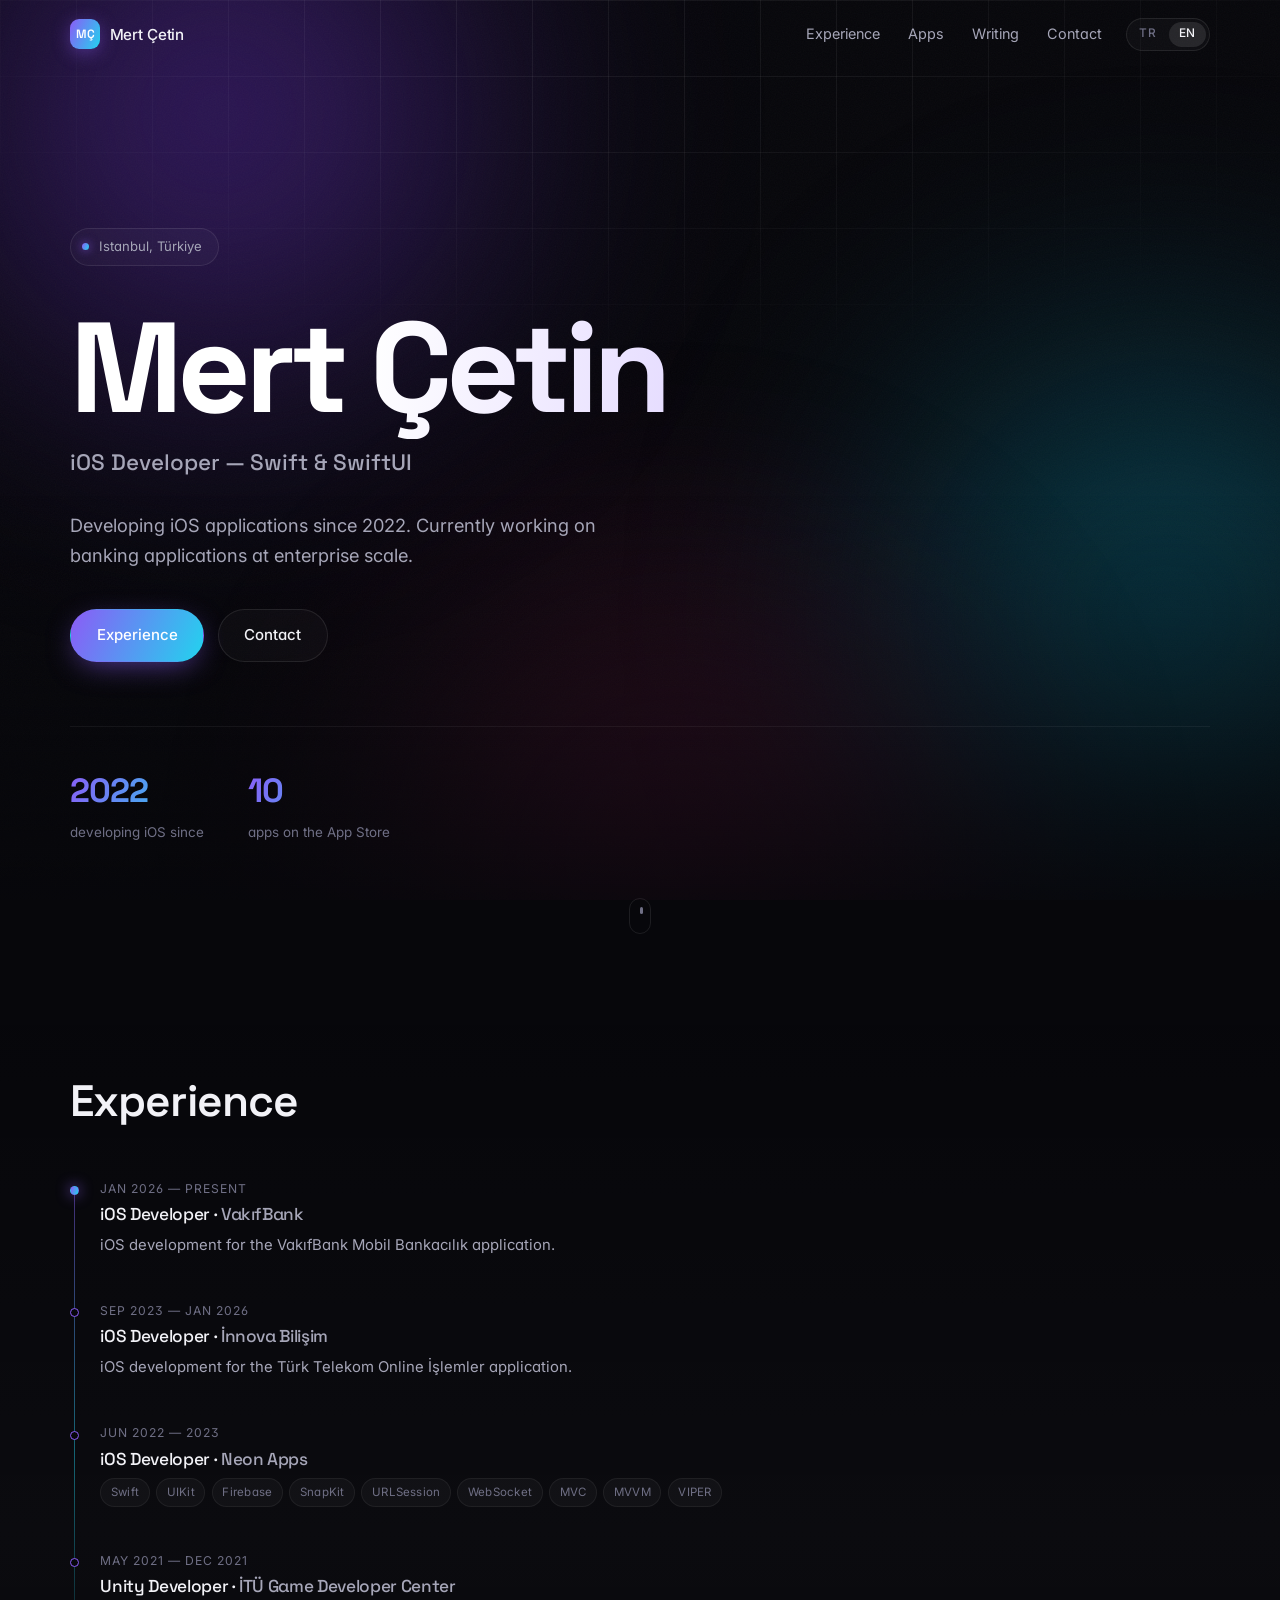
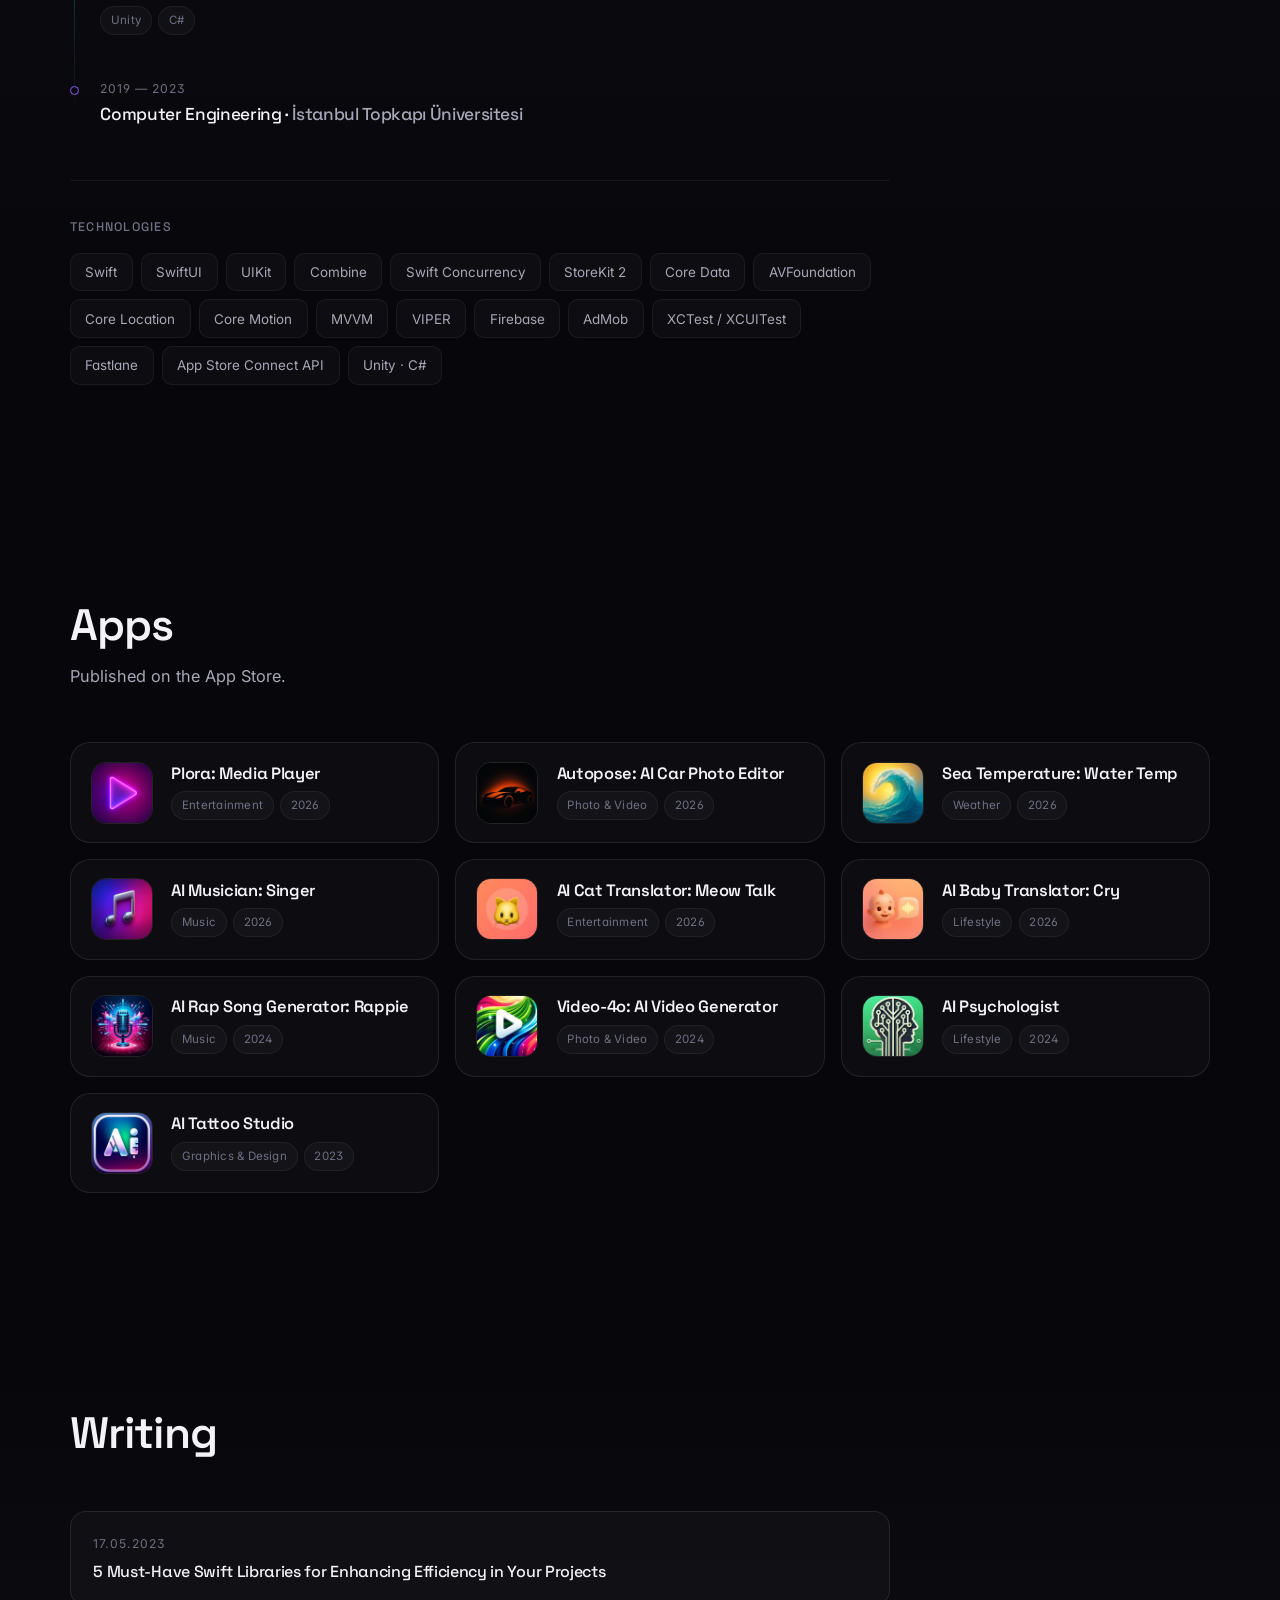
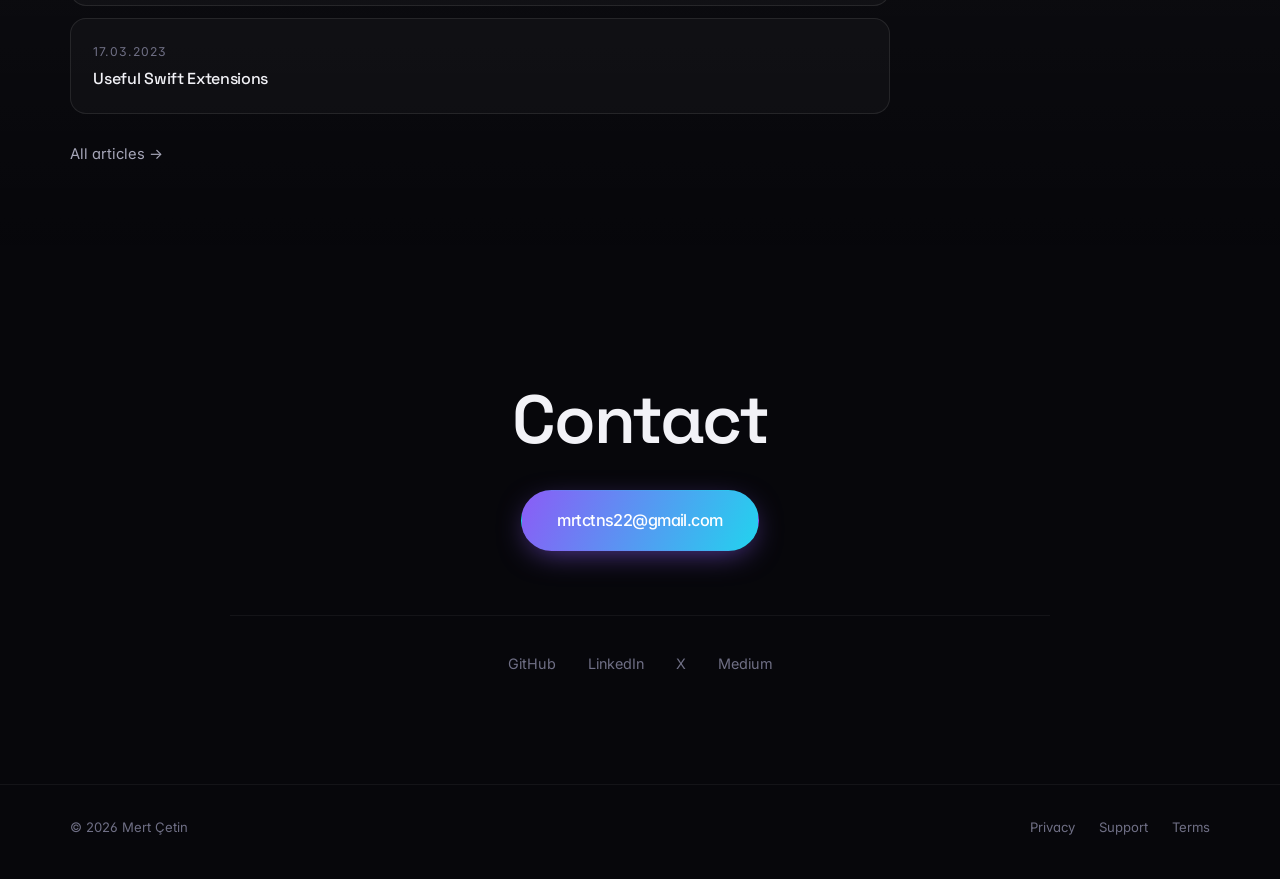
<file: index.html>
<!doctype html>
<html lang="tr" data-lang="tr">
<head>
<meta charset="utf-8">
<meta name="viewport" content="width=device-width, initial-scale=1, viewport-fit=cover">
<title>Mert Çetin — iOS Developer</title>
<meta name="description" content="iOS Developer. Swift ve SwiftUI ile kurumsal ölçekte iOS uygulama geliştirme. — iOS Developer. Enterprise-scale iOS application development in Swift and SwiftUI.">
<meta name="author" content="Mert Çetin">
<meta name="theme-color" content="#07070b">
<link rel="canonical" href="https://mrtctns.github.io/">

<meta property="og:type" content="website">
<meta property="og:url" content="https://mrtctns.github.io/">
<meta property="og:title" content="Mert Çetin — iOS Developer">
<meta property="og:description" content="Swift ve SwiftUI ile kurumsal ölçekte iOS uygulama geliştirme. — Enterprise-scale iOS development in Swift and SwiftUI.">
<meta property="og:image" content="https://mrtctns.github.io/assets/og.png">
<meta name="twitter:card" content="summary_large_image">
<meta name="twitter:creator" content="@mertt_cetinn">

<link rel="icon" href="assets/avatar.jpg">
<link rel="apple-touch-icon" href="assets/avatar.jpg">
<link rel="preconnect" href="https://fonts.googleapis.com">
<link rel="preconnect" href="https://fonts.gstatic.com" crossorigin>
<link rel="stylesheet" href="https://fonts.googleapis.com/css2?family=Inter:wght@400;500;600&family=Space+Grotesk:wght@500;600;700&display=swap">
<link rel="stylesheet" href="assets/styles.css">

<script type="application/ld+json">
{
  "@context": "https://schema.org",
  "@type": "Person",
  "name": "Mert Çetin",
  "url": "https://mrtctns.github.io/",
  "jobTitle": "iOS Developer",
  "email": "mailto:mrtctns22@gmail.com",
  "address": { "@type": "PostalAddress", "addressLocality": "İstanbul", "addressCountry": "TR" },
  "sameAs": [
    "https://github.com/mrtctns",
    "https://www.linkedin.com/in/mrtctns/",
    "https://twitter.com/mertt_cetinn",
    "https://medium.com/@mrtctns"
  ]
}
</script>
</head>
<body>
<div class="aurora" aria-hidden="true">
  <span class="blob b1"></span><span class="blob b2"></span><span class="blob b3"></span>
  <span class="grid"></span><span class="grain"></span>
</div>

<a class="skip" href="#main"><span lang="tr">İçeriğe atla</span><span lang="en">Skip to content</span></a>

<header class="nav">
  <div class="nav-in">
    <a class="brand" href="#top"><span class="mono">MÇ</span> <b>Mert Çetin</b></a>
    <nav class="links">
      <a href="#work"><span lang="tr">Deneyim</span><span lang="en">Experience</span></a>
      <a href="#apps"><span lang="tr">Uygulamalar</span><span lang="en">Apps</span></a>
      <a href="#writing"><span lang="tr">Yazılar</span><span lang="en">Writing</span></a>
      <a href="#contact"><span lang="tr">İletişim</span><span lang="en">Contact</span></a>
    </nav>
    <button class="lang" id="langToggle" type="button" aria-label="Dil / Language">
      <span data-for="tr">TR</span><span data-for="en">EN</span>
    </button>
  </div>
</header>

<main id="main">
<section class="hero" id="top">
  <div class="wrap">
    <p class="eyebrow reveal">
      <span class="dot"></span>
      <span lang="tr">İstanbul, Türkiye</span>
      <span lang="en">Istanbul, Türkiye</span>
    </p>

    <h1 class="reveal">Mert Çetin</h1>

    <p class="role reveal">iOS Developer — Swift &amp; SwiftUI</p>

    <p class="lede reveal">
      <span lang="tr">2022'den bu yana iOS uygulamaları geliştiriyorum.
      Kurumsal ölçekte bankacılık uygulamaları üzerinde çalışıyorum.</span>
      <span lang="en">Developing iOS applications since 2022.
      Currently working on banking applications at enterprise scale.</span>
    </p>

    <div class="cta reveal">
      <a class="btn primary" href="#work">
        <span lang="tr">Deneyim</span><span lang="en">Experience</span>
      </a>
      <a class="btn" href="mailto:mrtctns22@gmail.com">
        <span lang="tr">İletişim</span><span lang="en">Contact</span>
      </a>
    </div>

    <ul class="stats reveal">
      <li><b>2022</b><span lang="tr">iOS geliştirmeye başlangıç</span><span lang="en">developing iOS since</span></li>
      <li><b>10</b><span lang="tr">App Store uygulaması</span><span lang="en">apps on the App Store</span></li>
    </ul>
  </div>
  <a class="scroll" href="#work" aria-hidden="true"><span></span></a>
</section>

<section id="work" class="section alt">
  <div class="wrap narrow">
    <div class="head reveal">
      <h2><span lang="tr">Deneyim</span><span lang="en">Experience</span></h2>
    </div>

    <ol class="timeline">
      <li class="reveal">
        <span class="when">
          <span lang="tr">Oca 2026 — Şu an</span><span lang="en">Jan 2026 — Present</span>
        </span>
        <h3>iOS Developer · <em>VakıfBank</em></h3>
        <p><span lang="tr">VakıfBank Mobil Bankacılık uygulamasının iOS geliştirmesi.</span>
          <span lang="en">iOS development for the VakıfBank Mobil Bankacılık application.</span></p>
      </li>

      <li class="reveal">
        <span class="when">
          <span lang="tr">Eyl 2023 — Oca 2026</span><span lang="en">Sep 2023 — Jan 2026</span>
        </span>
        <h3>iOS Developer · <em>İnnova Bilişim</em></h3>
        <p><span lang="tr">Türk Telekom Online İşlemler uygulamasının iOS geliştirmesi.</span>
          <span lang="en">iOS development for the Türk Telekom Online İşlemler application.</span></p>
      </li>

      <li class="reveal">
        <span class="when">
          <span lang="tr">Haz 2022 — 2023</span><span lang="en">Jun 2022 — 2023</span>
        </span>
        <h3>iOS Developer · <em>Neon Apps</em></h3>
        <span class="chips">
          <i>Swift</i><i>UIKit</i><i>Firebase</i><i>SnapKit</i><i>URLSession</i>
          <i>WebSocket</i><i>MVC</i><i>MVVM</i><i>VIPER</i>
        </span>
      </li>

      <li class="reveal">
        <span class="when">
          <span lang="tr">May 2021 — Ara 2021</span><span lang="en">May 2021 — Dec 2021</span>
        </span>
        <h3>Unity Developer · <em>İTÜ Game Developer Center</em></h3>
        <span class="chips"><i>Unity</i><i>C#</i></span>
      </li>

      <li class="reveal edu">
        <span class="when">2019 — 2023</span>
        <h3><span lang="tr">Bilgisayar Mühendisliği</span><span lang="en">Computer Engineering</span>
          · <em>İstanbul Topkapı Üniversitesi</em></h3>
      </li>
    </ol>

    <div class="stack reveal">
      <h3><span lang="tr">Teknolojiler</span><span lang="en">Technologies</span></h3>
      <ul>
        <li>Swift</li><li>SwiftUI</li><li>UIKit</li><li>Combine</li><li>Swift Concurrency</li>
        <li>StoreKit 2</li><li>Core Data</li><li>AVFoundation</li><li>Core Location</li>
        <li>Core Motion</li><li>MVVM</li><li>VIPER</li><li>Firebase</li><li>AdMob</li>
        <li>XCTest / XCUITest</li><li>Fastlane</li><li>App Store Connect API</li><li>Unity · C#</li>
      </ul>
    </div>
  </div>
</section>

<section id="apps" class="section">
  <div class="wrap">
    <div class="head reveal">
      <h2><span lang="tr">Uygulamalar</span><span lang="en">Apps</span></h2>
      <p><span lang="tr">App Store'da yayınlanmış uygulamalar.</span>
        <span lang="en">Published on the App Store.</span></p>
    </div>

    <div class="apps compact">
      <a class="app reveal" href="https://apps.apple.com/app/id6784579940" target="_blank" rel="noopener">
        <img src="assets/apps/plora.png" alt="Plora" width="128" height="128" loading="lazy">
        <div class="meta">
          <h3>Plora: Media Player</h3>
          <span class="tags"><i>Entertainment</i><i>2026</i></span>
        </div>
        <span class="go" aria-hidden="true">↗</span>
      </a>

      <a class="app reveal" href="https://apps.apple.com/app/id6801524658" target="_blank" rel="noopener">
        <img src="assets/apps/autopose.png" alt="Autopose" width="128" height="128" loading="lazy">
        <div class="meta">
          <h3>Autopose: AI Car Photo Editor</h3>
          <span class="tags"><i>Photo &amp; Video</i><i>2026</i></span>
        </div>
        <span class="go" aria-hidden="true">↗</span>
      </a>

      <a class="app reveal" href="https://apps.apple.com/app/id6798137753" target="_blank" rel="noopener">
        <img src="assets/apps/seatemp.png" alt="Sea Temperature" width="128" height="128" loading="lazy">
        <div class="meta">
          <h3>Sea Temperature: Water Temp</h3>
          <span class="tags"><i>Weather</i><i>2026</i></span>
        </div>
        <span class="go" aria-hidden="true">↗</span>
      </a>

      <a class="app reveal" href="https://apps.apple.com/app/id6746657468" target="_blank" rel="noopener">
        <img src="assets/apps/musician.png" alt="AI Musician" width="128" height="128" loading="lazy">
        <div class="meta">
          <h3>AI Musician: Singer</h3>
          <span class="tags"><i>Music</i><i>2026</i></span>
        </div>
        <span class="go" aria-hidden="true">↗</span>
      </a>

      <a class="app reveal" href="https://apps.apple.com/app/id6782366883" target="_blank" rel="noopener">
        <img src="assets/apps/cat.png" alt="AI Cat Translator" width="128" height="128" loading="lazy">
        <div class="meta">
          <h3>AI Cat Translator: Meow Talk</h3>
          <span class="tags"><i>Entertainment</i><i>2026</i></span>
        </div>
        <span class="go" aria-hidden="true">↗</span>
      </a>

      <a class="app reveal" href="https://apps.apple.com/app/id6783511369" target="_blank" rel="noopener">
        <img src="assets/apps/baby.png" alt="AI Baby Translator" width="128" height="128" loading="lazy">
        <div class="meta">
          <h3>AI Baby Translator: Cry</h3>
          <span class="tags"><i>Lifestyle</i><i>2026</i></span>
        </div>
        <span class="go" aria-hidden="true">↗</span>
      </a>

      <a class="app reveal" href="https://apps.apple.com/app/id6479373160" target="_blank" rel="noopener">
        <img src="assets/apps/rappie.png" alt="AI Rap Song Generator: Rappie" width="128" height="128" loading="lazy">
        <div class="meta">
          <h3>AI Rap Song Generator: Rappie</h3>
          <span class="tags"><i>Music</i><i>2024</i></span>
        </div>
        <span class="go" aria-hidden="true">↗</span>
      </a>

      <a class="app reveal" href="https://apps.apple.com/app/id6504120697" target="_blank" rel="noopener">
        <img src="assets/apps/video4o.png" alt="Video-4o" width="128" height="128" loading="lazy">
        <div class="meta">
          <h3>Video-4o: AI Video Generator</h3>
          <span class="tags"><i>Photo &amp; Video</i><i>2024</i></span>
        </div>
        <span class="go" aria-hidden="true">↗</span>
      </a>

      <a class="app reveal" href="https://apps.apple.com/app/id6686409661" target="_blank" rel="noopener">
        <img src="assets/apps/psychologist.png" alt="AI Psychologist" width="128" height="128" loading="lazy">
        <div class="meta">
          <h3>AI Psychologist</h3>
          <span class="tags"><i>Lifestyle</i><i>2024</i></span>
        </div>
        <span class="go" aria-hidden="true">↗</span>
      </a>

      <a class="app reveal" href="https://apps.apple.com/app/id6467114990" target="_blank" rel="noopener">
        <img src="assets/apps/tattoo.png" alt="AI Tattoo Studio" width="128" height="128" loading="lazy">
        <div class="meta">
          <h3>AI Tattoo Studio</h3>
          <span class="tags"><i>Graphics &amp; Design</i><i>2023</i></span>
        </div>
        <span class="go" aria-hidden="true">↗</span>
      </a>
    </div>
  </div>
</section>

<section id="writing" class="section alt">
  <div class="wrap narrow">
    <div class="head reveal">
      <h2><span lang="tr">Yazılar</span><span lang="en">Writing</span></h2>
    </div>

    <div class="posts">
      <a class="post reveal" href="https://medium.com/@mrtctns/5-must-have-swift-libraries-for-enhancing-efficiency-in-your-projects-598681649d8e" target="_blank" rel="noopener">
        <span class="when">17.05.2023</span>
        <h3>5 Must-Have Swift Libraries for Enhancing Efficiency in Your Projects</h3>
        <span class="go" aria-hidden="true">↗</span>
      </a>
      <a class="post reveal" href="https://medium.com/neon-apps/useful-swift-extensions-c41f0789f1ae" target="_blank" rel="noopener">
        <span class="when">17.03.2023</span>
        <h3>Useful Swift Extensions</h3>
        <span class="go" aria-hidden="true">↗</span>
      </a>
    </div>

    <a class="more reveal" href="https://medium.com/@mrtctns" target="_blank" rel="noopener">
      <span lang="tr">Tümü</span><span lang="en">All articles</span> →
    </a>
  </div>
</section>

<section id="contact" class="section">
  <div class="wrap narrow center">
    <div class="reveal">
      <h2 class="big"><span lang="tr">İletişim</span><span lang="en">Contact</span></h2>
      <a class="btn primary big" href="mailto:mrtctns22@gmail.com">mrtctns22@gmail.com</a>
    </div>

    <ul class="social reveal">
      <li><a href="https://github.com/mrtctns" target="_blank" rel="noopener">GitHub</a></li>
      <li><a href="https://www.linkedin.com/in/mrtctns/" target="_blank" rel="noopener">LinkedIn</a></li>
      <li><a href="https://twitter.com/mertt_cetinn" target="_blank" rel="noopener">X</a></li>
      <li><a href="https://medium.com/@mrtctns" target="_blank" rel="noopener">Medium</a></li>
    </ul>
  </div>
</section>
</main>

<footer class="foot">
  <div class="wrap">
    <p>© <span id="year">2026</span> Mert Çetin</p>
    <nav>
      <a href="/privacy/"><span lang="tr">Gizlilik</span><span lang="en">Privacy</span></a>
      <a href="/support/"><span lang="tr">Destek</span><span lang="en">Support</span></a>
      <a href="/terms/"><span lang="tr">Kullanım Koşulları</span><span lang="en">Terms</span></a>
    </nav>
  </div>
</footer>

<script src="assets/app.js"></script>
</body>
</html>
</file>
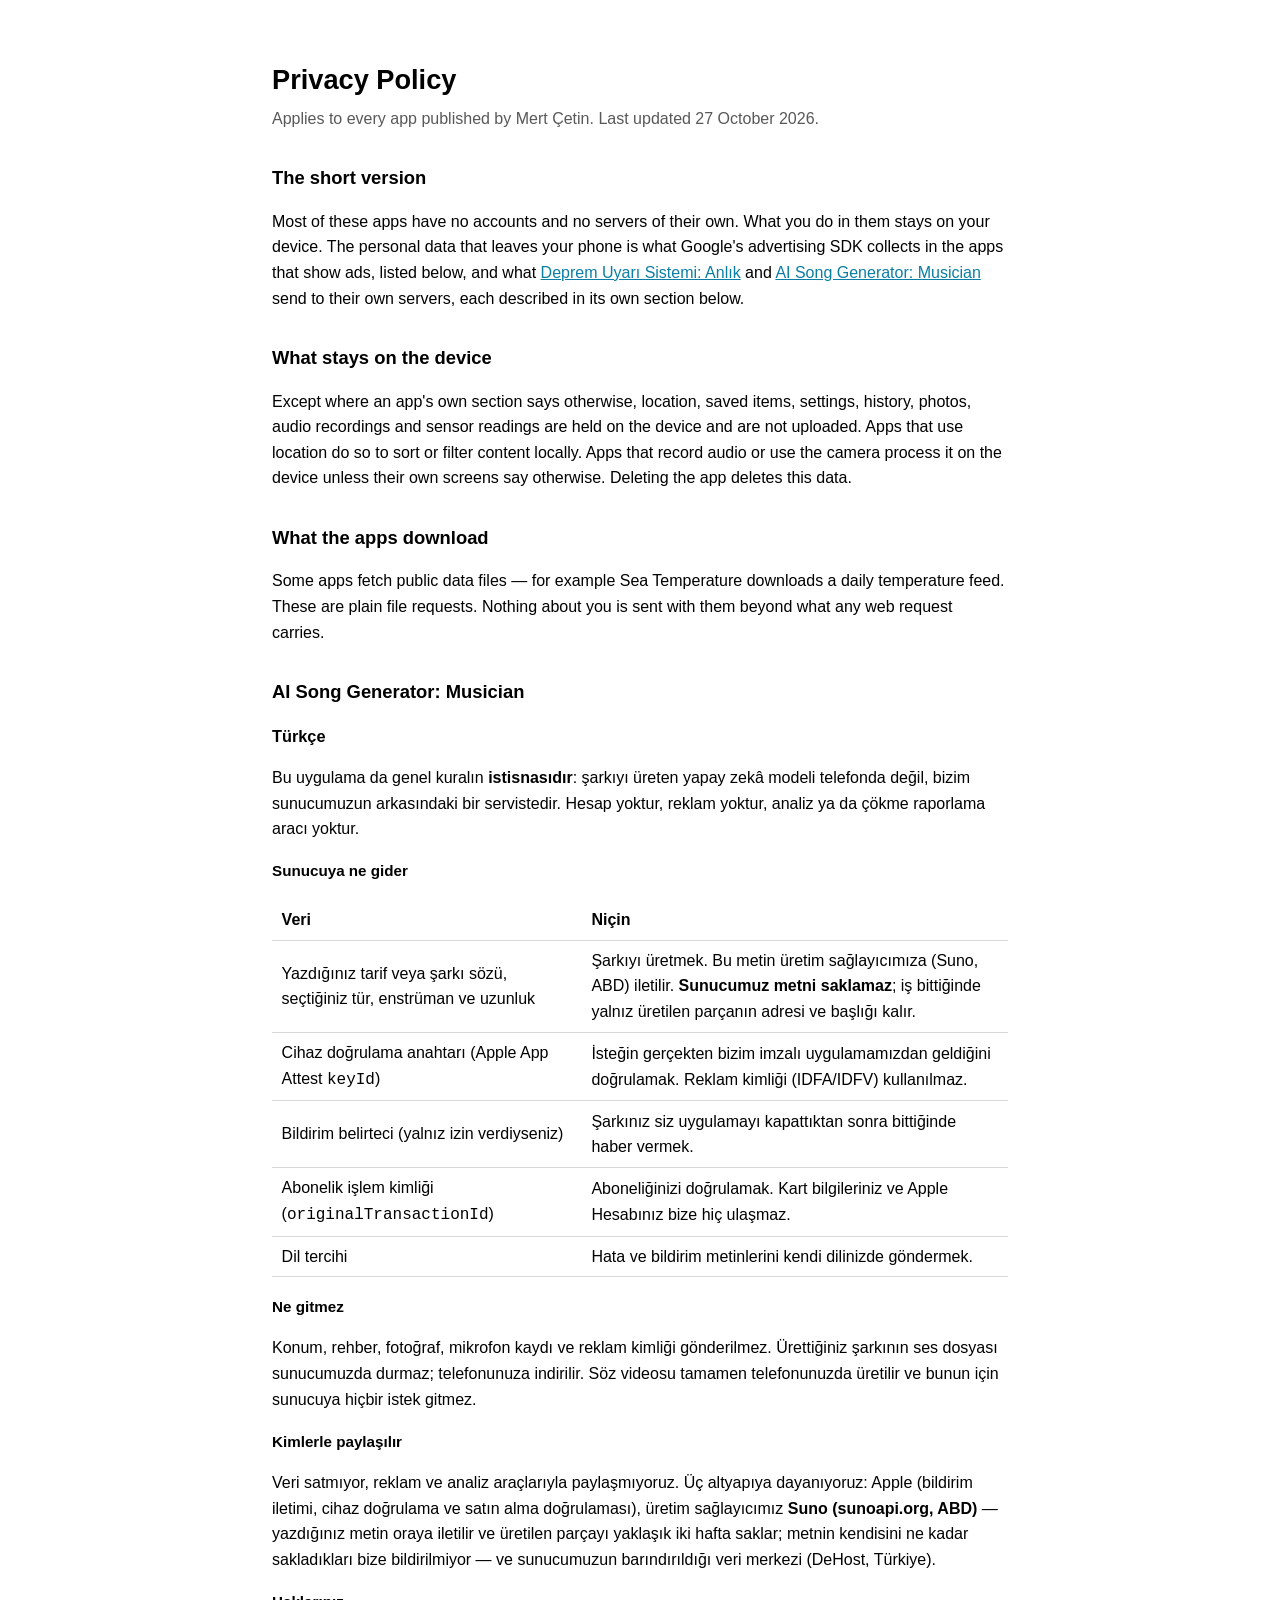
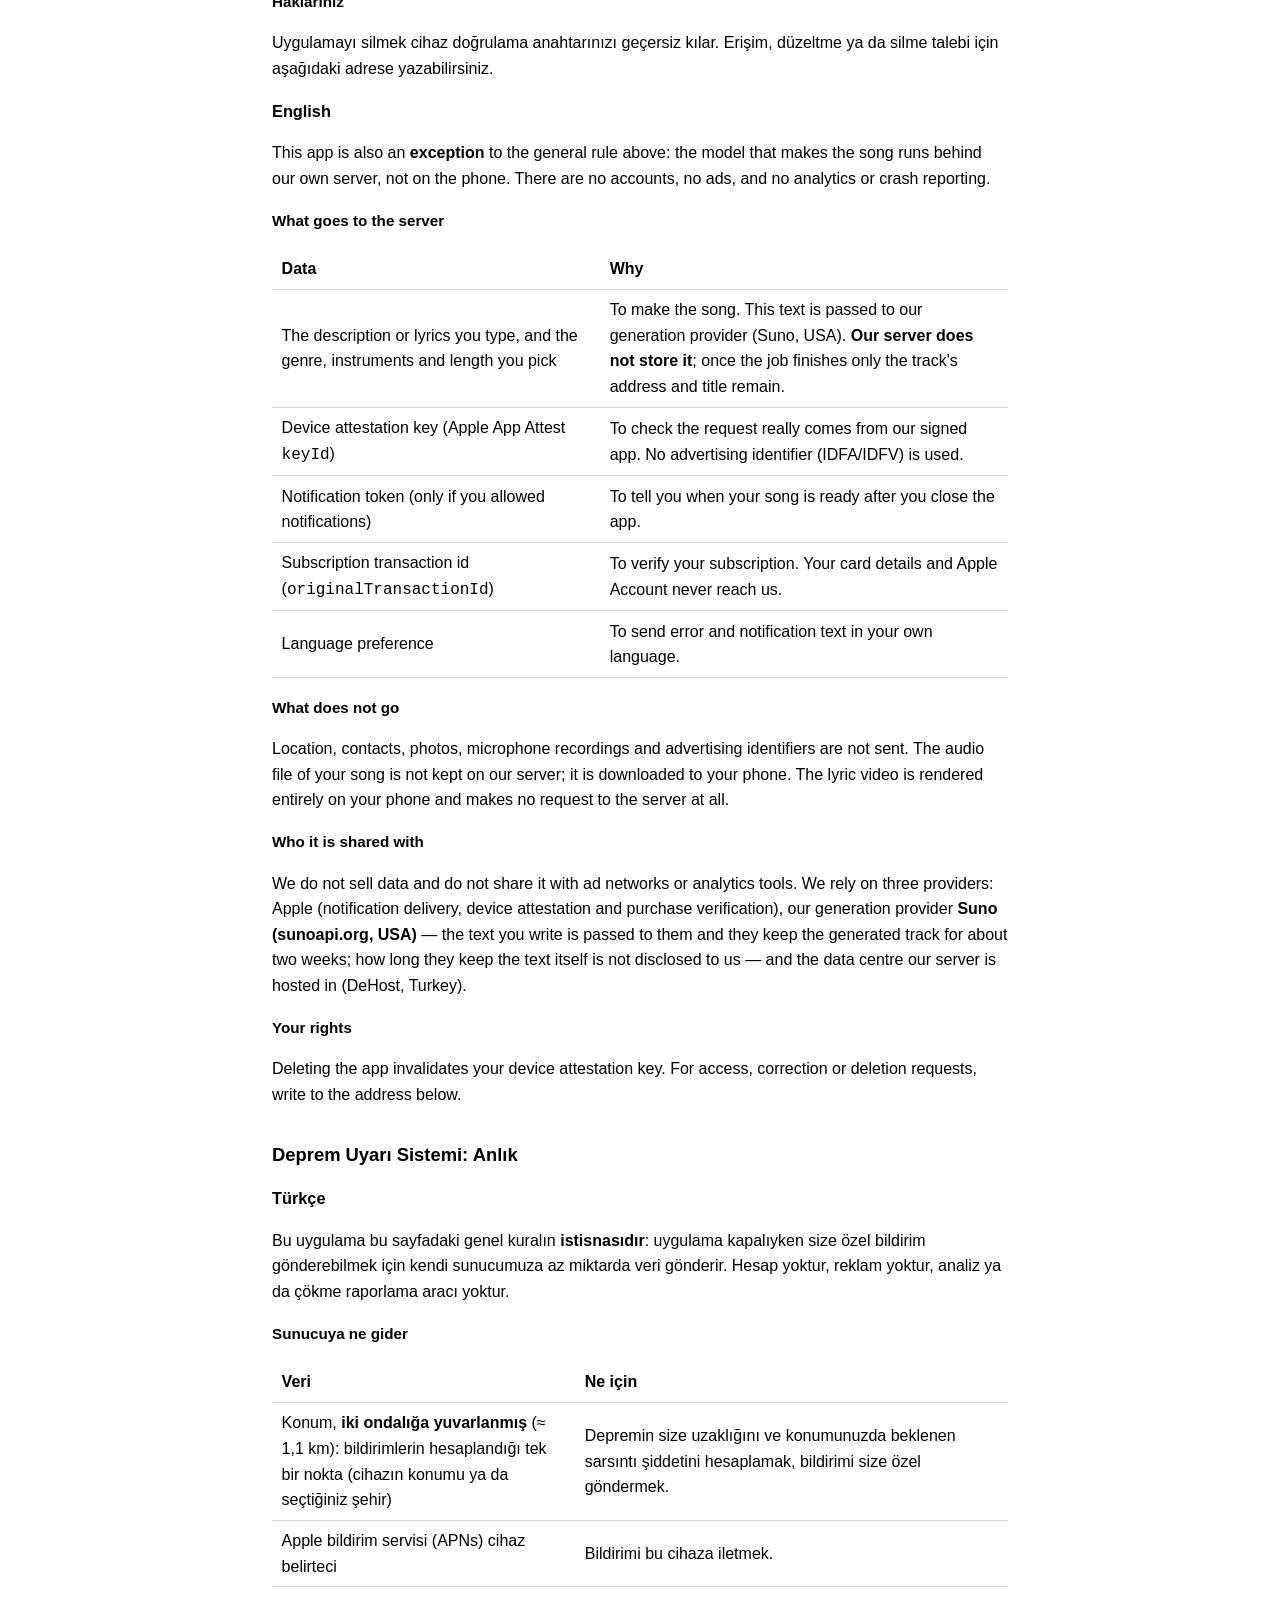
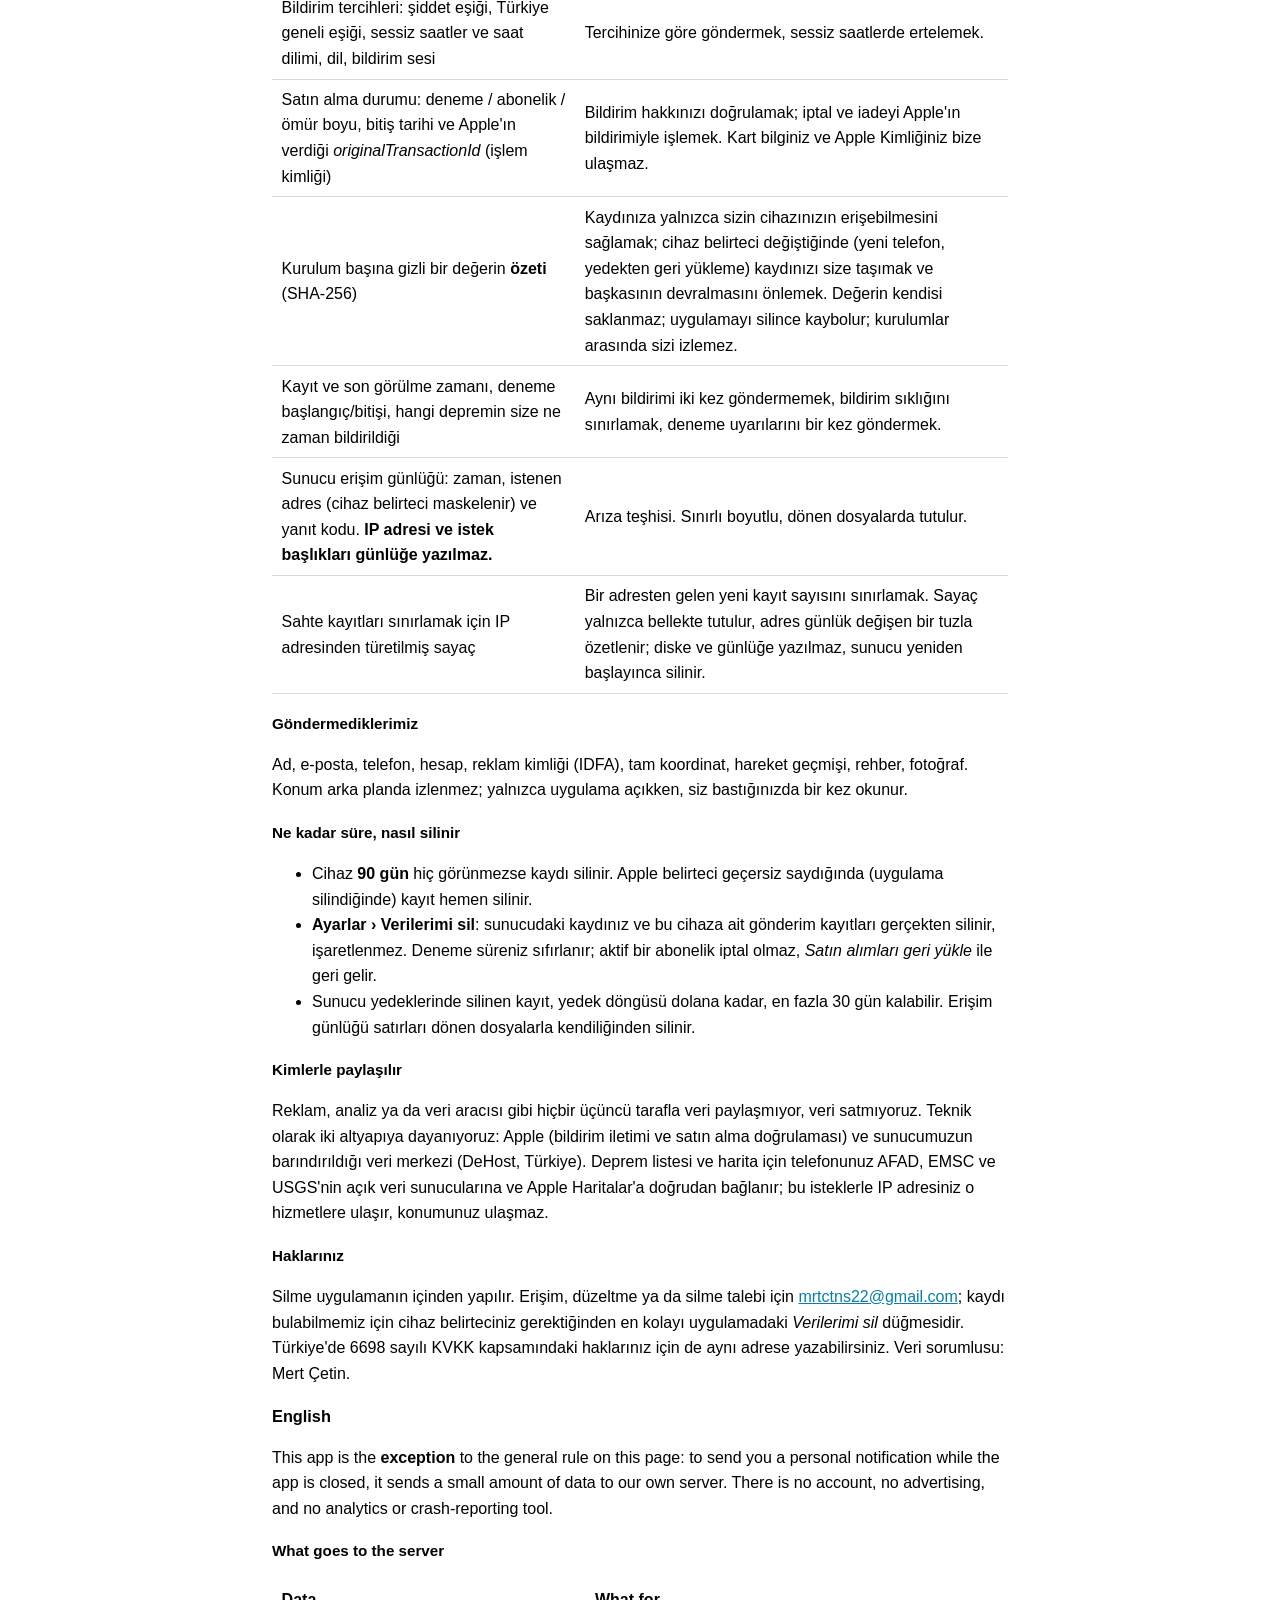
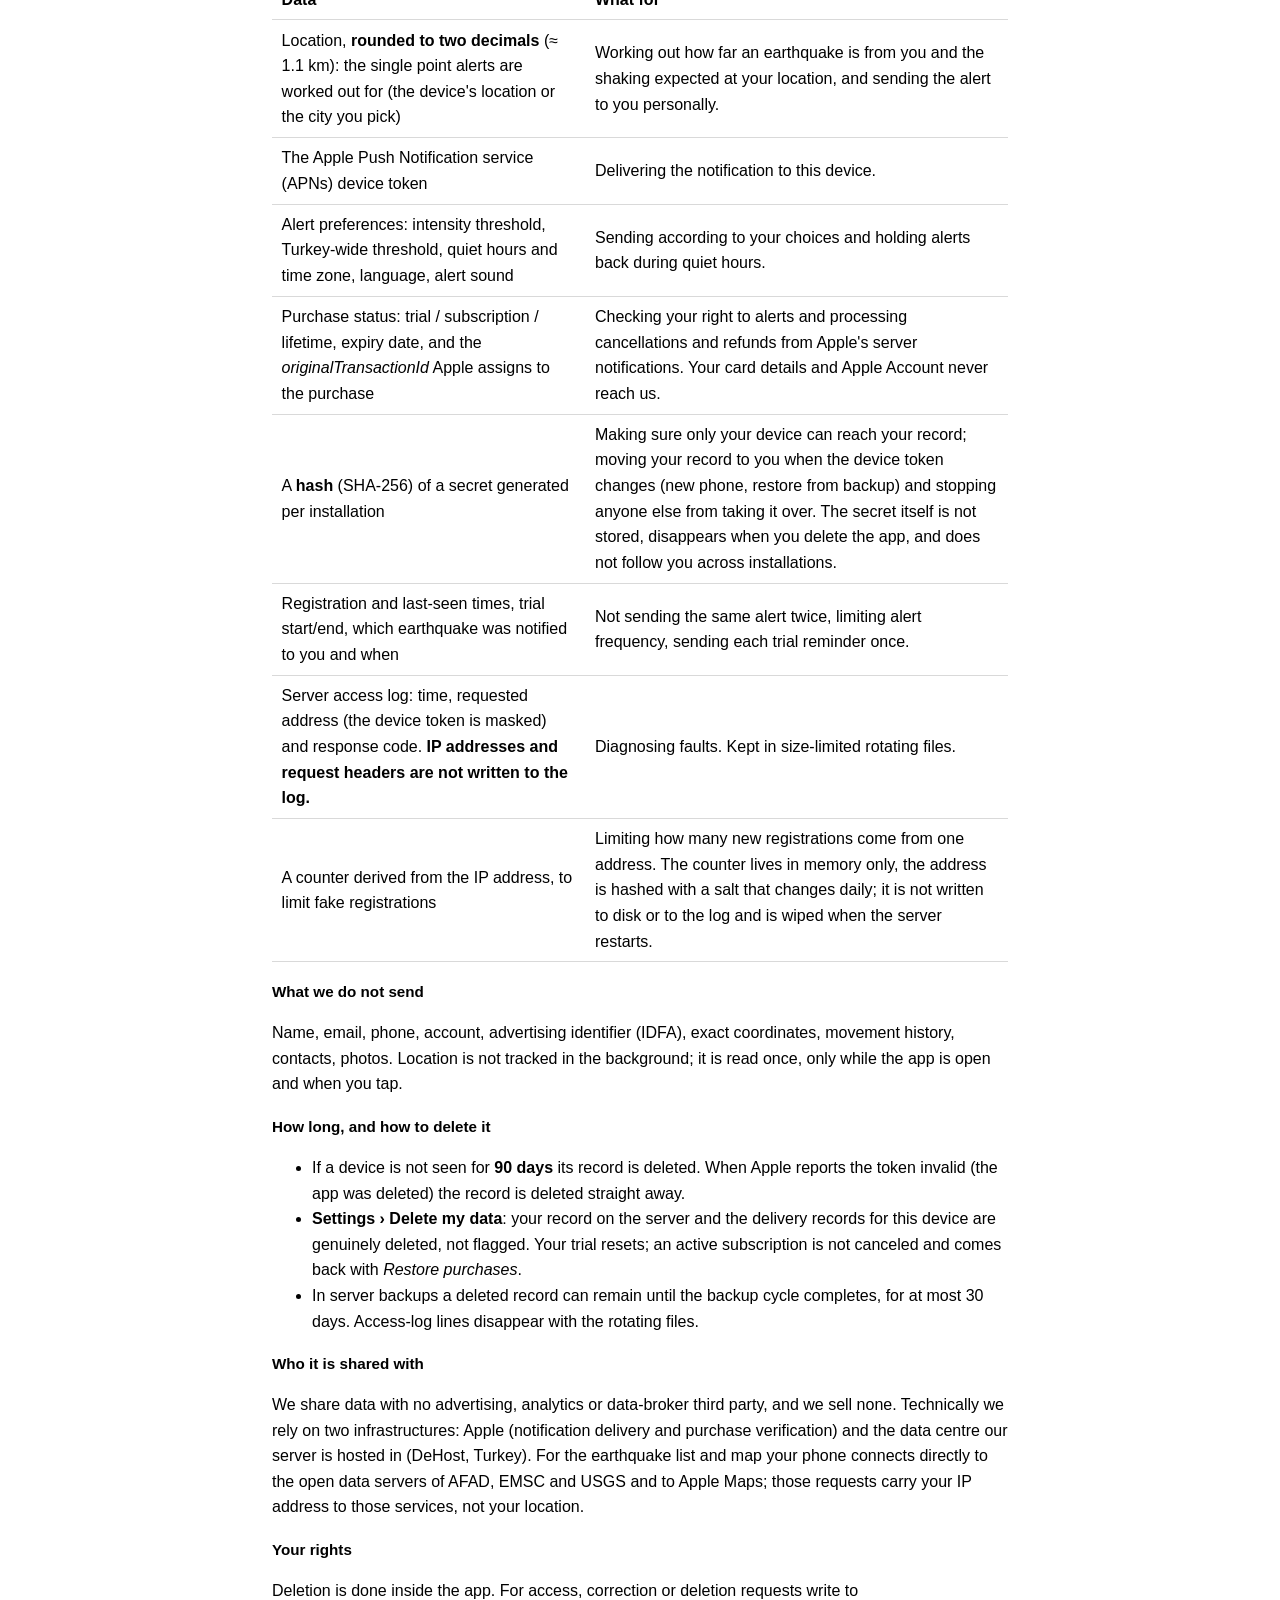
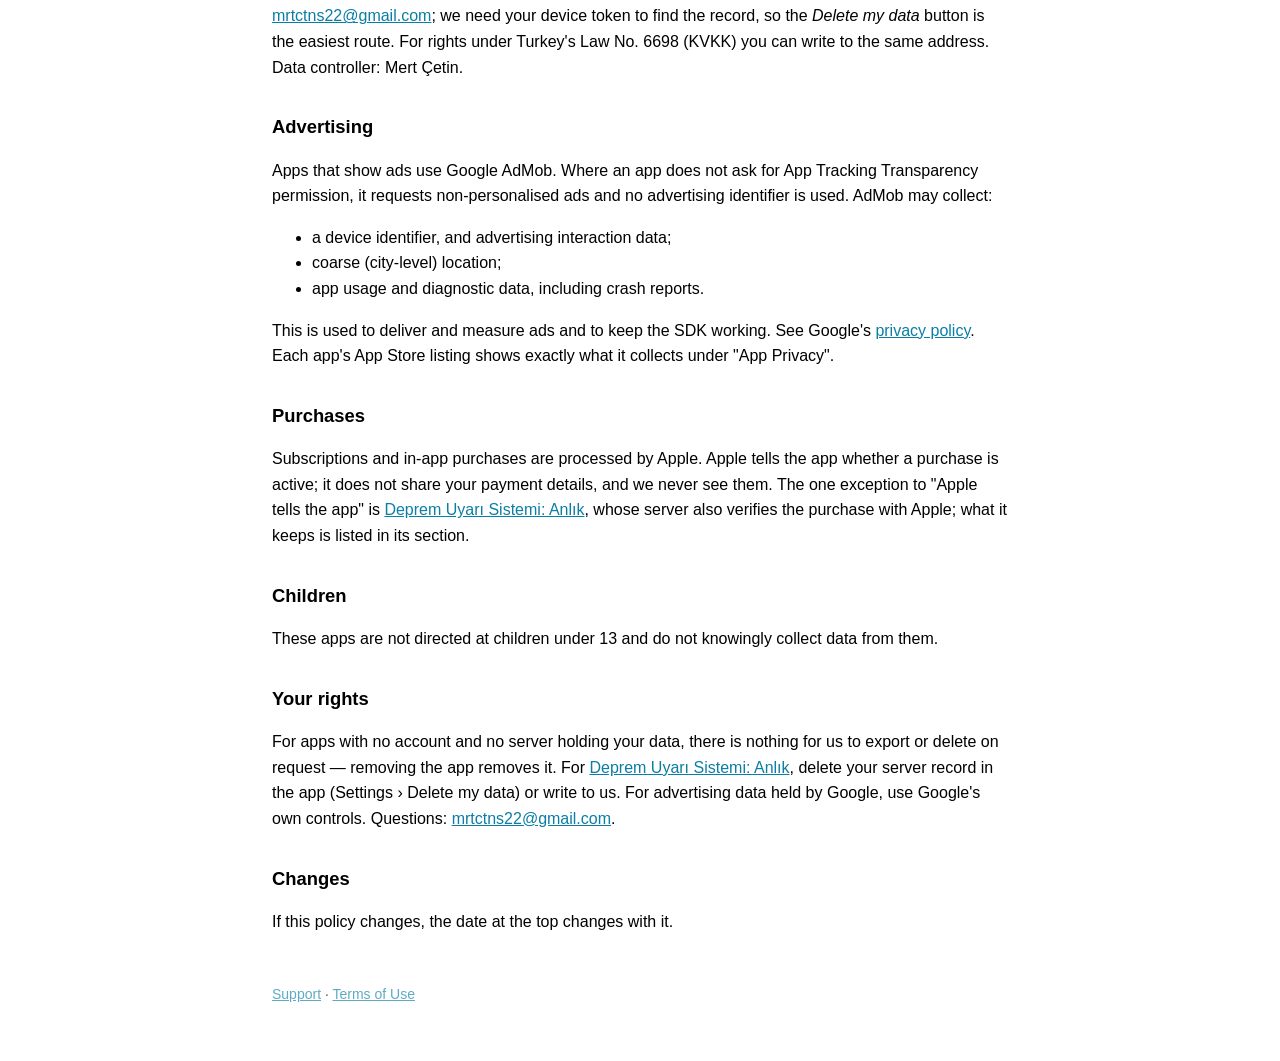
<file: privacy/index.html>
<!doctype html>
<meta charset="utf-8">
<meta name="viewport" content="width=device-width, initial-scale=1">
<meta name="robots" content="index,follow">
<style>
  :root { color-scheme: light dark; }
  body { max-width: 46rem; margin: 0 auto; padding: 2.5rem 1.25rem 4rem;
         font: 16px/1.6 -apple-system, BlinkMacSystemFont, "Segoe UI", Roboto, sans-serif; }
  h1 { font-size: 1.7rem; margin-bottom: .25rem; }
  h2 { font-size: 1.15rem; margin-top: 2rem; }
  .sub { opacity: .65; margin-top: 0; }
  a { color: #0a7ea4; }
  table { border-collapse: collapse; width: 100%; margin: 1rem 0; }
  th, td { text-align: left; padding: .45rem .6rem; border-bottom: 1px solid rgba(128,128,128,.3); }
  h3 { font-size: 1.02rem; margin-bottom: .25rem; }
  h4 { font-size: .95rem; margin: 1.1rem 0 .25rem; }
  footer { margin-top: 3rem; font-size: .875rem; opacity: .65; }
</style>
<title>Privacy Policy — Mert Çetin apps</title>
<h1>Privacy Policy</h1>
<p class="sub">Applies to every app published by Mert Çetin. Last updated 27 October 2026.</p>

<h2>The short version</h2>
<p>Most of these apps have no accounts and no servers of their own. What you do in
them stays on your device. The personal data that leaves your phone is what
Google's advertising SDK collects in the apps that show ads, listed below, and
what <a href="#deprem">Deprem Uyarı Sistemi: Anlık</a> and
<a href="#musician">AI Song Generator: Musician</a> send to their own servers,
each described in its own section below.</p>

<h2>What stays on the device</h2>
<p>Except where an app's own section says otherwise, location, saved items,
settings, history, photos, audio recordings and
sensor readings are held on the device and are not uploaded. Apps that use
location do so to sort or filter content locally. Apps that record audio or use
the camera process it on the device unless their own screens say otherwise.
Deleting the app deletes this data.</p>

<h2>What the apps download</h2>
<p>Some apps fetch public data files — for example Sea Temperature downloads a
daily temperature feed. These are plain file requests. Nothing about you is
sent with them beyond what any web request carries.</p>

<h2 id="musician">AI Song Generator: Musician</h2>

<section lang="tr">
<h3>Türkçe</h3>
<p>Bu uygulama da genel kuralın <b>istisnasıdır</b>: şarkıyı üreten yapay zekâ
modeli telefonda değil, bizim sunucumuzun arkasındaki bir servistedir. Hesap
yoktur, reklam yoktur, analiz ya da çökme raporlama aracı yoktur.</p>

<h4>Sunucuya ne gider</h4>
<table>
  <tr><th>Veri</th><th>Niçin</th></tr>
  <tr><td>Yazdığınız tarif veya şarkı sözü, seçtiğiniz tür, enstrüman ve uzunluk</td>
      <td>Şarkıyı üretmek. Bu metin üretim sağlayıcımıza (Suno, ABD) iletilir.
      <b>Sunucumuz metni saklamaz</b>; iş bittiğinde yalnız üretilen parçanın adresi ve başlığı kalır.</td></tr>
  <tr><td>Cihaz doğrulama anahtarı (Apple App Attest <code>keyId</code>)</td>
      <td>İsteğin gerçekten bizim imzalı uygulamamızdan geldiğini doğrulamak. Reklam kimliği (IDFA/IDFV) kullanılmaz.</td></tr>
  <tr><td>Bildirim belirteci (yalnız izin verdiyseniz)</td>
      <td>Şarkınız siz uygulamayı kapattıktan sonra bittiğinde haber vermek.</td></tr>
  <tr><td>Abonelik işlem kimliği (<code>originalTransactionId</code>)</td>
      <td>Aboneliğinizi doğrulamak. Kart bilgileriniz ve Apple Hesabınız bize hiç ulaşmaz.</td></tr>
  <tr><td>Dil tercihi</td><td>Hata ve bildirim metinlerini kendi dilinizde göndermek.</td></tr>
</table>

<h4>Ne gitmez</h4>
<p>Konum, rehber, fotoğraf, mikrofon kaydı ve reklam kimliği gönderilmez.
Ürettiğiniz şarkının ses dosyası sunucumuzda durmaz; telefonunuza indirilir.
Söz videosu tamamen telefonunuzda üretilir ve bunun için sunucuya hiçbir istek gitmez.</p>

<h4>Kimlerle paylaşılır</h4>
<p>Veri satmıyor, reklam ve analiz araçlarıyla paylaşmıyoruz. Üç altyapıya dayanıyoruz:
Apple (bildirim iletimi, cihaz doğrulama ve satın alma doğrulaması),
üretim sağlayıcımız <b>Suno (sunoapi.org, ABD)</b> — yazdığınız metin oraya iletilir ve
üretilen parçayı yaklaşık iki hafta saklar; metnin kendisini ne kadar sakladıkları
bize bildirilmiyor — ve sunucumuzun barındırıldığı veri merkezi (DeHost, Türkiye).</p>

<h4>Haklarınız</h4>
<p>Uygulamayı silmek cihaz doğrulama anahtarınızı geçersiz kılar. Erişim, düzeltme ya da
silme talebi için aşağıdaki adrese yazabilirsiniz.</p>
</section>

<section lang="en">
<h3>English</h3>
<p>This app is also an <b>exception</b> to the general rule above: the model that
makes the song runs behind our own server, not on the phone. There are no
accounts, no ads, and no analytics or crash reporting.</p>

<h4>What goes to the server</h4>
<table>
  <tr><th>Data</th><th>Why</th></tr>
  <tr><td>The description or lyrics you type, and the genre, instruments and length you pick</td>
      <td>To make the song. This text is passed to our generation provider (Suno, USA).
      <b>Our server does not store it</b>; once the job finishes only the track's address and title remain.</td></tr>
  <tr><td>Device attestation key (Apple App Attest <code>keyId</code>)</td>
      <td>To check the request really comes from our signed app. No advertising identifier (IDFA/IDFV) is used.</td></tr>
  <tr><td>Notification token (only if you allowed notifications)</td>
      <td>To tell you when your song is ready after you close the app.</td></tr>
  <tr><td>Subscription transaction id (<code>originalTransactionId</code>)</td>
      <td>To verify your subscription. Your card details and Apple Account never reach us.</td></tr>
  <tr><td>Language preference</td><td>To send error and notification text in your own language.</td></tr>
</table>

<h4>What does not go</h4>
<p>Location, contacts, photos, microphone recordings and advertising identifiers are not sent.
The audio file of your song is not kept on our server; it is downloaded to your phone.
The lyric video is rendered entirely on your phone and makes no request to the server at all.</p>

<h4>Who it is shared with</h4>
<p>We do not sell data and do not share it with ad networks or analytics tools. We rely on three
providers: Apple (notification delivery, device attestation and purchase verification),
our generation provider <b>Suno (sunoapi.org, USA)</b> — the text you write is passed to them and
they keep the generated track for about two weeks; how long they keep the text
itself is not disclosed to us — and the data centre our server is hosted in
(DeHost, Turkey).</p>

<h4>Your rights</h4>
<p>Deleting the app invalidates your device attestation key. For access, correction or deletion
requests, write to the address below.</p>
</section>

<h2 id="deprem">Deprem Uyarı Sistemi: Anlık</h2>

<section lang="tr">
<h3>Türkçe</h3>
<p>Bu uygulama bu sayfadaki genel kuralın <b>istisnasıdır</b>: uygulama kapalıyken size
özel bildirim gönderebilmek için kendi sunucumuza az miktarda veri gönderir.
Hesap yoktur, reklam yoktur, analiz ya da çökme raporlama aracı yoktur.</p>

<h4>Sunucuya ne gider</h4>
<table>
  <tr><th>Veri</th><th>Ne için</th></tr>
  <tr><td>Konum, <b>iki ondalığa yuvarlanmış</b> (≈ 1,1 km): bildirimlerin hesaplandığı tek bir nokta (cihazın konumu ya da seçtiğiniz şehir)</td>
      <td>Depremin size uzaklığını ve konumunuzda beklenen sarsıntı şiddetini hesaplamak, bildirimi size özel göndermek.</td></tr>
  <tr><td>Apple bildirim servisi (APNs) cihaz belirteci</td>
      <td>Bildirimi bu cihaza iletmek.</td></tr>
  <tr><td>Bildirim tercihleri: şiddet eşiği, Türkiye geneli eşiği, sessiz saatler ve saat dilimi, dil, bildirim sesi</td>
      <td>Tercihinize göre göndermek, sessiz saatlerde ertelemek.</td></tr>
  <tr><td>Satın alma durumu: deneme / abonelik / ömür boyu, bitiş tarihi ve Apple'ın verdiği <i>originalTransactionId</i> (işlem kimliği)</td>
      <td>Bildirim hakkınızı doğrulamak; iptal ve iadeyi Apple'ın bildirimiyle işlemek. Kart bilginiz ve Apple Kimliğiniz bize ulaşmaz.</td></tr>
  <tr><td>Kurulum başına gizli bir değerin <b>özeti</b> (SHA-256)</td>
      <td>Kaydınıza yalnızca sizin cihazınızın erişebilmesini sağlamak; cihaz belirteci değiştiğinde (yeni telefon, yedekten geri yükleme) kaydınızı size taşımak ve başkasının devralmasını önlemek. Değerin kendisi saklanmaz; uygulamayı silince kaybolur; kurulumlar arasında sizi izlemez.</td></tr>
  <tr><td>Kayıt ve son görülme zamanı, deneme başlangıç/bitişi, hangi depremin size ne zaman bildirildiği</td>
      <td>Aynı bildirimi iki kez göndermemek, bildirim sıklığını sınırlamak, deneme uyarılarını bir kez göndermek.</td></tr>
  <tr><td>Sunucu erişim günlüğü: zaman, istenen adres (cihaz belirteci maskelenir) ve yanıt kodu. <b>IP adresi ve istek başlıkları günlüğe yazılmaz.</b></td>
      <td>Arıza teşhisi. Sınırlı boyutlu, dönen dosyalarda tutulur.</td></tr>
  <tr><td>Sahte kayıtları sınırlamak için IP adresinden türetilmiş sayaç</td>
      <td>Bir adresten gelen yeni kayıt sayısını sınırlamak. Sayaç yalnızca bellekte tutulur, adres günlük değişen bir tuzla özetlenir; diske ve günlüğe yazılmaz, sunucu yeniden başlayınca silinir.</td></tr>
</table>

<h4>Göndermediklerimiz</h4>
<p>Ad, e-posta, telefon, hesap, reklam kimliği (IDFA), tam koordinat, hareket geçmişi,
rehber, fotoğraf. Konum arka planda izlenmez; yalnızca uygulama açıkken, siz
bastığınızda bir kez okunur.</p>

<h4>Ne kadar süre, nasıl silinir</h4>
<ul>
  <li>Cihaz <b>90 gün</b> hiç görünmezse kaydı silinir. Apple belirteci geçersiz saydığında (uygulama silindiğinde) kayıt hemen silinir.</li>
  <li><b>Ayarlar › Verilerimi sil</b>: sunucudaki kaydınız ve bu cihaza ait gönderim kayıtları gerçekten silinir, işaretlenmez. Deneme süreniz sıfırlanır; aktif bir abonelik iptal olmaz, <i>Satın alımları geri yükle</i> ile geri gelir.</li>
  <li>Sunucu yedeklerinde silinen kayıt, yedek döngüsü dolana kadar, en fazla 30 gün kalabilir. Erişim günlüğü satırları dönen dosyalarla kendiliğinden silinir.</li>
</ul>

<h4>Kimlerle paylaşılır</h4>
<p>Reklam, analiz ya da veri aracısı gibi hiçbir üçüncü tarafla veri paylaşmıyor, veri satmıyoruz.
Teknik olarak iki altyapıya dayanıyoruz: Apple (bildirim iletimi ve satın alma doğrulaması) ve
sunucumuzun barındırıldığı veri merkezi (DeHost, Türkiye).
Deprem listesi ve harita için telefonunuz AFAD, EMSC ve USGS'nin açık veri sunucularına ve
Apple Haritalar'a doğrudan bağlanır; bu isteklerle IP adresiniz o hizmetlere ulaşır, konumunuz ulaşmaz.</p>

<h4>Haklarınız</h4>
<p>Silme uygulamanın içinden yapılır. Erişim, düzeltme ya da silme talebi için
<a href="mailto:mrtctns22@gmail.com">mrtctns22@gmail.com</a>; kaydı bulabilmemiz için cihaz
belirteciniz gerektiğinden en kolayı uygulamadaki <i>Verilerimi sil</i> düğmesidir. Türkiye'de 6698
sayılı KVKK kapsamındaki haklarınız için de aynı adrese yazabilirsiniz. Veri sorumlusu: Mert Çetin.</p>
</section>

<section lang="en">
<h3>English</h3>
<p>This app is the <b>exception</b> to the general rule on this page: to send you a personal
notification while the app is closed, it sends a small amount of data to our own server.
There is no account, no advertising, and no analytics or crash-reporting tool.</p>

<h4>What goes to the server</h4>
<table>
  <tr><th>Data</th><th>What for</th></tr>
  <tr><td>Location, <b>rounded to two decimals</b> (≈ 1.1 km): the single point alerts are worked out for (the device's location or the city you pick)</td>
      <td>Working out how far an earthquake is from you and the shaking expected at your location, and sending the alert to you personally.</td></tr>
  <tr><td>The Apple Push Notification service (APNs) device token</td>
      <td>Delivering the notification to this device.</td></tr>
  <tr><td>Alert preferences: intensity threshold, Turkey-wide threshold, quiet hours and time zone, language, alert sound</td>
      <td>Sending according to your choices and holding alerts back during quiet hours.</td></tr>
  <tr><td>Purchase status: trial / subscription / lifetime, expiry date, and the <i>originalTransactionId</i> Apple assigns to the purchase</td>
      <td>Checking your right to alerts and processing cancellations and refunds from Apple's server notifications. Your card details and Apple Account never reach us.</td></tr>
  <tr><td>A <b>hash</b> (SHA-256) of a secret generated per installation</td>
      <td>Making sure only your device can reach your record; moving your record to you when the device token changes (new phone, restore from backup) and stopping anyone else from taking it over. The secret itself is not stored, disappears when you delete the app, and does not follow you across installations.</td></tr>
  <tr><td>Registration and last-seen times, trial start/end, which earthquake was notified to you and when</td>
      <td>Not sending the same alert twice, limiting alert frequency, sending each trial reminder once.</td></tr>
  <tr><td>Server access log: time, requested address (the device token is masked) and response code. <b>IP addresses and request headers are not written to the log.</b></td>
      <td>Diagnosing faults. Kept in size-limited rotating files.</td></tr>
  <tr><td>A counter derived from the IP address, to limit fake registrations</td>
      <td>Limiting how many new registrations come from one address. The counter lives in memory only, the address is hashed with a salt that changes daily; it is not written to disk or to the log and is wiped when the server restarts.</td></tr>
</table>

<h4>What we do not send</h4>
<p>Name, email, phone, account, advertising identifier (IDFA), exact coordinates, movement history,
contacts, photos. Location is not tracked in the background; it is read once, only while the
app is open and when you tap.</p>

<h4>How long, and how to delete it</h4>
<ul>
  <li>If a device is not seen for <b>90 days</b> its record is deleted. When Apple reports the token invalid (the app was deleted) the record is deleted straight away.</li>
  <li><b>Settings › Delete my data</b>: your record on the server and the delivery records for this device are genuinely deleted, not flagged. Your trial resets; an active subscription is not canceled and comes back with <i>Restore purchases</i>.</li>
  <li>In server backups a deleted record can remain until the backup cycle completes, for at most 30 days. Access-log lines disappear with the rotating files.</li>
</ul>

<h4>Who it is shared with</h4>
<p>We share data with no advertising, analytics or data-broker third party, and we sell none.
Technically we rely on two infrastructures: Apple (notification delivery and purchase verification)
and the data centre our server is hosted in (DeHost, Turkey).
For the earthquake list and map your phone connects directly to the open data servers of AFAD,
EMSC and USGS and to Apple Maps; those requests carry your IP address to those services, not your location.</p>

<h4>Your rights</h4>
<p>Deletion is done inside the app. For access, correction or deletion requests write to
<a href="mailto:mrtctns22@gmail.com">mrtctns22@gmail.com</a>; we need your device token to find
the record, so the <i>Delete my data</i> button is the easiest route. For rights under Turkey's
Law No. 6698 (KVKK) you can write to the same address. Data controller: Mert Çetin.</p>
</section>

<h2>Advertising</h2>
<p>Apps that show ads use Google AdMob. Where an app does not ask for App
Tracking Transparency permission, it requests non-personalised ads and no
advertising identifier is used. AdMob may collect:</p>
<ul>
  <li>a device identifier, and advertising interaction data;</li>
  <li>coarse (city-level) location;</li>
  <li>app usage and diagnostic data, including crash reports.</li>
</ul>
<p>This is used to deliver and measure ads and to keep the SDK working. See
Google's <a href="https://policies.google.com/technologies/partner-sites">privacy
policy</a>. Each app's App Store listing shows exactly what it collects under
"App Privacy".</p>

<h2>Purchases</h2>
<p>Subscriptions and in-app purchases are processed by Apple. Apple tells the
app whether a purchase is active; it does not share your payment details, and
we never see them. The one exception to "Apple tells the app" is
<a href="#deprem">Deprem Uyarı Sistemi: Anlık</a>, whose server also verifies the
purchase with Apple; what it keeps is listed in its section.</p>

<h2>Children</h2>
<p>These apps are not directed at children under 13 and do not knowingly
collect data from them.</p>

<h2>Your rights</h2>
<p>For apps with no account and no server holding your data, there is
nothing for us to export or delete on request — removing the app removes it.
For <a href="#deprem">Deprem Uyarı Sistemi: Anlık</a>, delete your server record
in the app (Settings › Delete my data) or write to us. For advertising data
held by Google, use Google's own controls. Questions:
<a href="mailto:mrtctns22@gmail.com">mrtctns22@gmail.com</a>.</p>

<h2>Changes</h2>
<p>If this policy changes, the date at the top changes with it.</p>

<footer>
  <a href="/support/">Support</a> · <a href="/terms/">Terms of Use</a>
</footer>
</file>
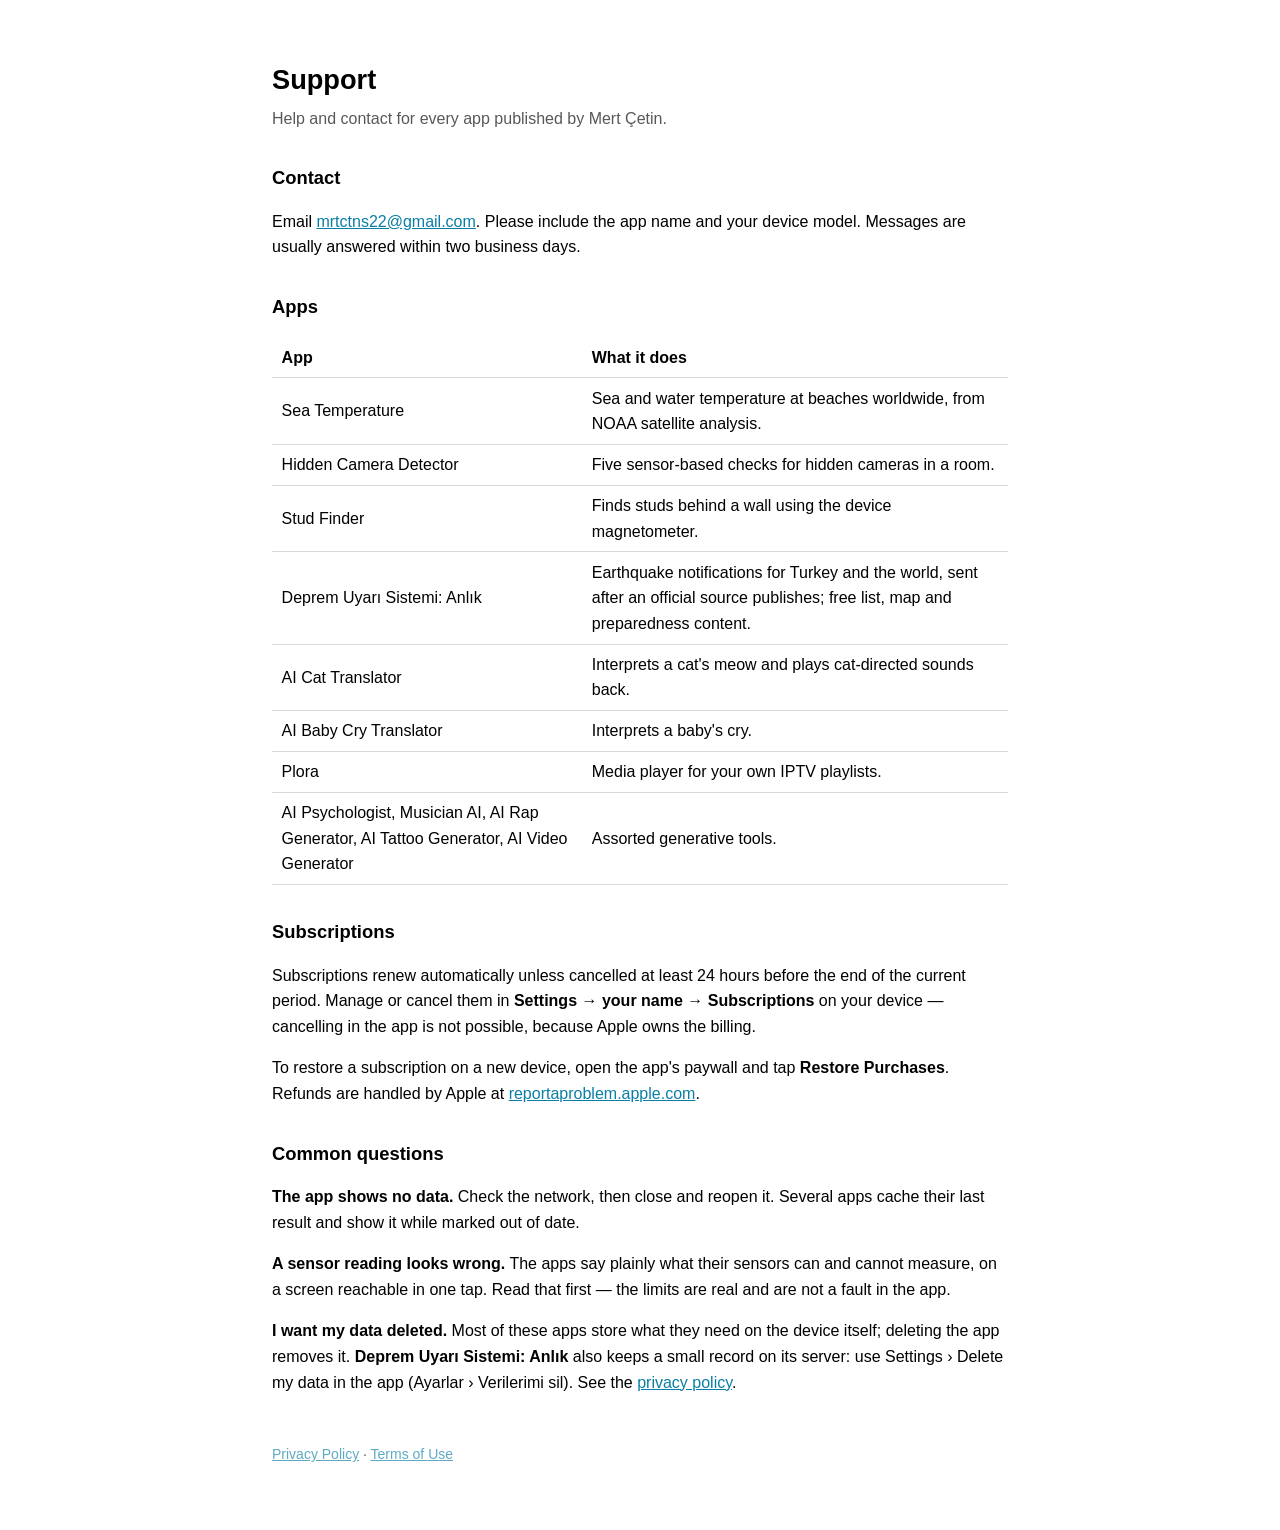
<file: support/index.html>
<!doctype html>
<meta charset="utf-8">
<meta name="viewport" content="width=device-width, initial-scale=1">
<meta name="robots" content="index,follow">
<style>
  :root { color-scheme: light dark; }
  body { max-width: 46rem; margin: 0 auto; padding: 2.5rem 1.25rem 4rem;
         font: 16px/1.6 -apple-system, BlinkMacSystemFont, "Segoe UI", Roboto, sans-serif; }
  h1 { font-size: 1.7rem; margin-bottom: .25rem; }
  h2 { font-size: 1.15rem; margin-top: 2rem; }
  .sub { opacity: .65; margin-top: 0; }
  a { color: #0a7ea4; }
  table { border-collapse: collapse; width: 100%; margin: 1rem 0; }
  th, td { text-align: left; padding: .45rem .6rem; border-bottom: 1px solid rgba(128,128,128,.3); }
  footer { margin-top: 3rem; font-size: .875rem; opacity: .65; }
</style>
<title>Support — Mert Çetin apps</title>
<h1>Support</h1>
<p class="sub">Help and contact for every app published by Mert Çetin.</p>

<h2>Contact</h2>
<p>Email <a href="mailto:mrtctns22@gmail.com">mrtctns22@gmail.com</a>.
Please include the app name and your device model. Messages are usually
answered within two business days.</p>

<h2>Apps</h2>
<table>
  <tr><th>App</th><th>What it does</th></tr>
  <tr><td>Sea Temperature</td><td>Sea and water temperature at beaches worldwide, from NOAA satellite analysis.</td></tr>
  <tr><td>Hidden Camera Detector</td><td>Five sensor-based checks for hidden cameras in a room.</td></tr>
  <tr><td>Stud Finder</td><td>Finds studs behind a wall using the device magnetometer.</td></tr>
  <tr><td>Deprem Uyarı Sistemi: Anlık</td><td>Earthquake notifications for Turkey and the world, sent after an official source publishes; free list, map and preparedness content.</td></tr>
  <tr><td>AI Cat Translator</td><td>Interprets a cat's meow and plays cat-directed sounds back.</td></tr>
  <tr><td>AI Baby Cry Translator</td><td>Interprets a baby's cry.</td></tr>
  <tr><td>Plora</td><td>Media player for your own IPTV playlists.</td></tr>
  <tr><td>AI Psychologist, Musician AI, AI Rap Generator, AI Tattoo Generator, AI Video Generator</td>
      <td>Assorted generative tools.</td></tr>
</table>

<h2>Subscriptions</h2>
<p>Subscriptions renew automatically unless cancelled at least 24 hours before
the end of the current period. Manage or cancel them in
<b>Settings → your name → Subscriptions</b> on your device — cancelling in the
app is not possible, because Apple owns the billing.</p>
<p>To restore a subscription on a new device, open the app's paywall and tap
<b>Restore Purchases</b>. Refunds are handled by Apple at
<a href="https://reportaproblem.apple.com">reportaproblem.apple.com</a>.</p>

<h2>Common questions</h2>
<p><b>The app shows no data.</b> Check the network, then close and reopen it.
Several apps cache their last result and show it while marked out of date.</p>
<p><b>A sensor reading looks wrong.</b> The apps say plainly what their sensors
can and cannot measure, on a screen reachable in one tap. Read that first — the
limits are real and are not a fault in the app.</p>
<p><b>I want my data deleted.</b> Most of these apps store what they need on the
device itself; deleting the app removes it. <b>Deprem Uyarı Sistemi: Anlık</b> also
keeps a small record on its server: use Settings › Delete my data in the app
(Ayarlar › Verilerimi sil). See the <a href="/privacy/">privacy policy</a>.</p>

<footer>
  <a href="/privacy/">Privacy Policy</a> · <a href="/terms/">Terms of Use</a>
</footer>
</file>
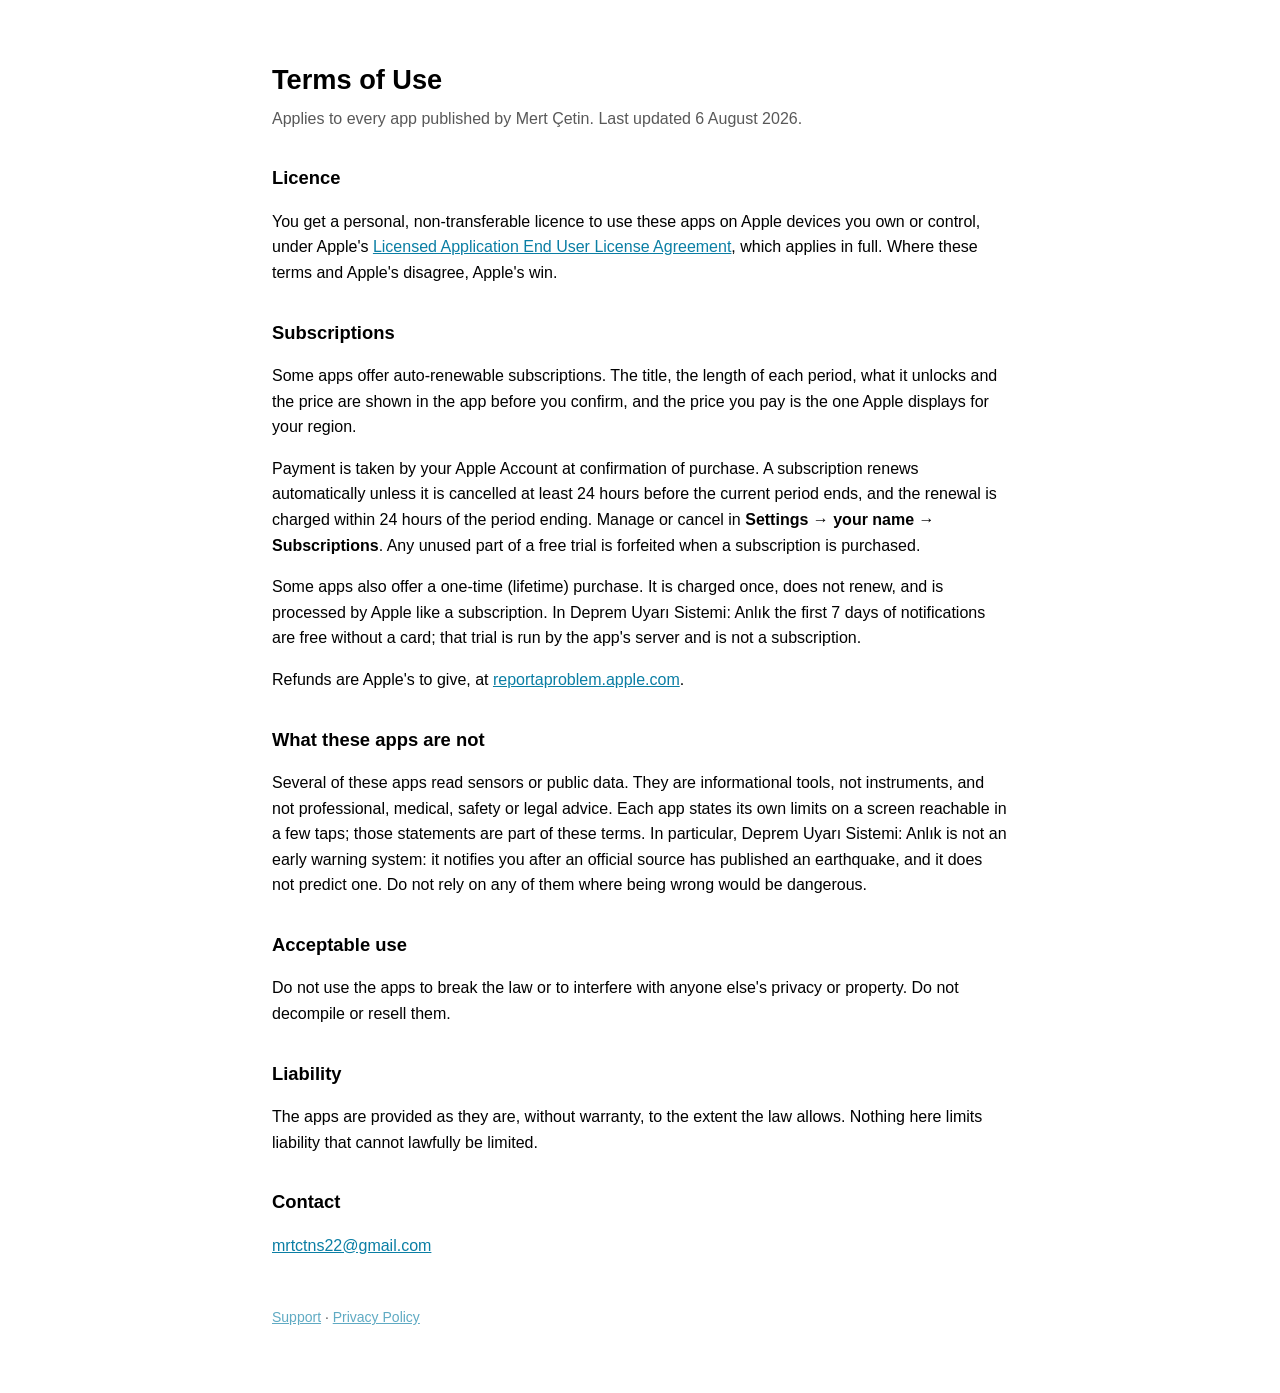
<file: terms/index.html>
<!doctype html>
<meta charset="utf-8">
<meta name="viewport" content="width=device-width, initial-scale=1">
<meta name="robots" content="index,follow">
<style>
  :root { color-scheme: light dark; }
  body { max-width: 46rem; margin: 0 auto; padding: 2.5rem 1.25rem 4rem;
         font: 16px/1.6 -apple-system, BlinkMacSystemFont, "Segoe UI", Roboto, sans-serif; }
  h1 { font-size: 1.7rem; margin-bottom: .25rem; }
  h2 { font-size: 1.15rem; margin-top: 2rem; }
  .sub { opacity: .65; margin-top: 0; }
  a { color: #0a7ea4; }
  table { border-collapse: collapse; width: 100%; margin: 1rem 0; }
  th, td { text-align: left; padding: .45rem .6rem; border-bottom: 1px solid rgba(128,128,128,.3); }
  footer { margin-top: 3rem; font-size: .875rem; opacity: .65; }
</style>
<title>Terms of Use — Mert Çetin apps</title>
<h1>Terms of Use</h1>
<p class="sub">Applies to every app published by Mert Çetin. Last updated 6 August 2026.</p>

<h2>Licence</h2>
<p>You get a personal, non-transferable licence to use these apps on Apple
devices you own or control, under Apple's
<a href="https://www.apple.com/legal/internet-services/itunes/dev/stdeula/">Licensed
Application End User License Agreement</a>, which applies in full. Where these
terms and Apple's disagree, Apple's win.</p>

<h2>Subscriptions</h2>
<p>Some apps offer auto-renewable subscriptions. The title, the length of each
period, what it unlocks and the price are shown in the app before you confirm,
and the price you pay is the one Apple displays for your region.</p>
<p>Payment is taken by your Apple Account at confirmation of purchase. A
subscription renews automatically unless it is cancelled at least 24 hours
before the current period ends, and the renewal is charged within 24 hours of
the period ending. Manage or cancel in
<b>Settings → your name → Subscriptions</b>. Any unused part of a free trial is
forfeited when a subscription is purchased.</p>
<p>Some apps also offer a one-time (lifetime) purchase. It is charged once, does
not renew, and is processed by Apple like a subscription. In Deprem Uyarı Sistemi:
Anlık the first 7 days of notifications are free without a card; that trial is run
by the app's server and is not a subscription.</p>
<p>Refunds are Apple's to give, at
<a href="https://reportaproblem.apple.com">reportaproblem.apple.com</a>.</p>

<h2>What these apps are not</h2>
<p>Several of these apps read sensors or public data. They are informational
tools, not instruments, and not professional, medical, safety or legal advice.
Each app states its own limits on a screen reachable in a few taps; those
statements are part of these terms. In particular, Deprem Uyarı Sistemi: Anlık is
not an early warning system: it notifies you after an official source has published
an earthquake, and it does not predict one. Do not rely on any of them where being
wrong would be dangerous.</p>

<h2>Acceptable use</h2>
<p>Do not use the apps to break the law or to interfere with anyone else's
privacy or property. Do not decompile or resell them.</p>

<h2>Liability</h2>
<p>The apps are provided as they are, without warranty, to the extent the law
allows. Nothing here limits liability that cannot lawfully be limited.</p>

<h2>Contact</h2>
<p><a href="mailto:mrtctns22@gmail.com">mrtctns22@gmail.com</a></p>

<footer>
  <a href="/support/">Support</a> · <a href="/privacy/">Privacy Policy</a>
</footer>
</file>
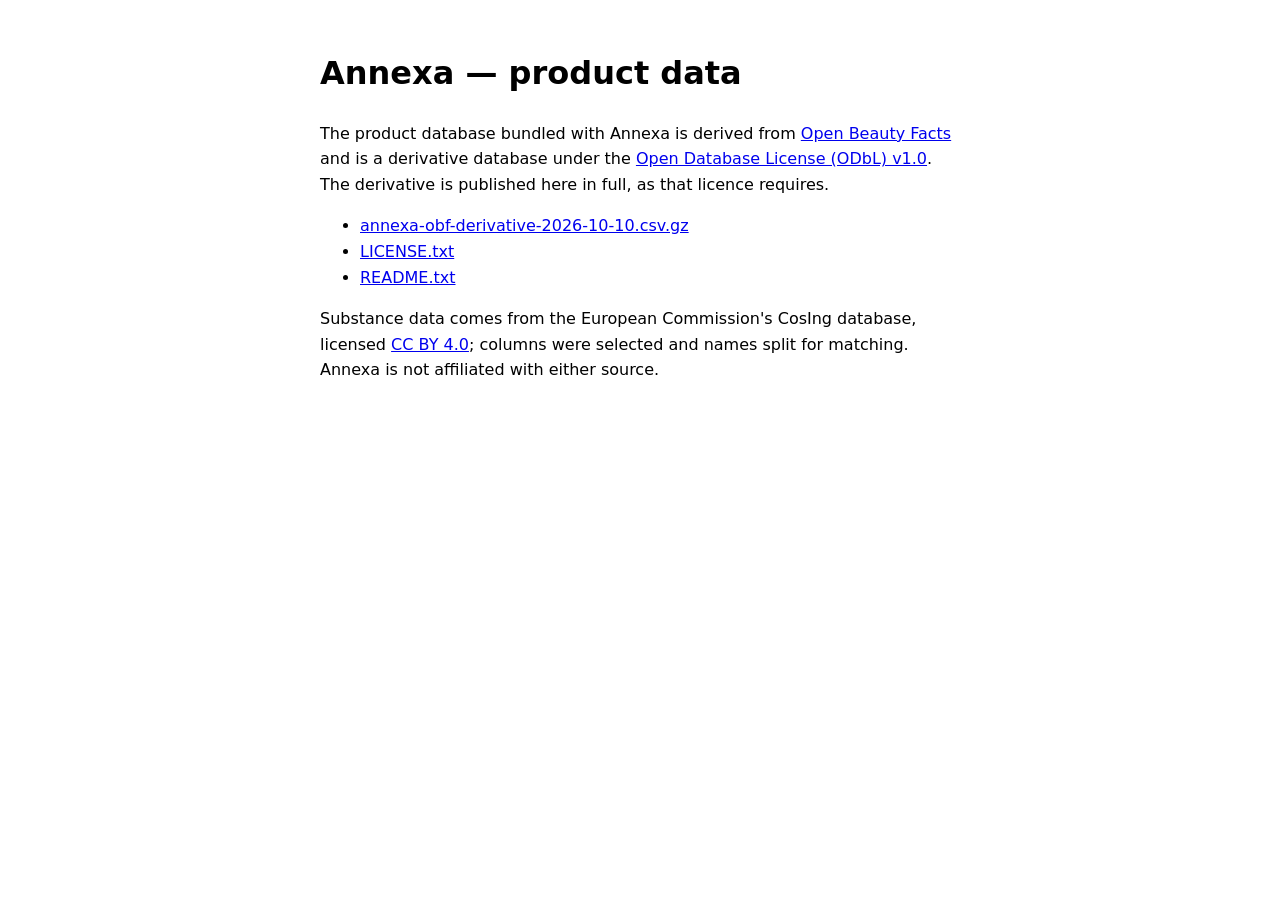
<file: annexa/data/index.html>
<!doctype html><html lang="en"><head><meta charset="utf-8">
<title>Annexa — product data (ODbL)</title>
<meta name="viewport" content="width=device-width,initial-scale=1"></head>
<body style="font-family:-apple-system,system-ui,sans-serif;max-width:40rem;margin:3rem auto;padding:0 1rem;line-height:1.6">
<h1>Annexa — product data</h1>
<p>The product database bundled with Annexa is derived from
<a href="https://world.openbeautyfacts.org/">Open Beauty Facts</a> and is a derivative
database under the <a href="https://opendatacommons.org/licenses/odbl/1-0/">Open Database License (ODbL) v1.0</a>.
The derivative is published here in full, as that licence requires.</p>
<ul>
<li><a href="annexa-obf-derivative-2026-10-10.csv.gz">annexa-obf-derivative-2026-10-10.csv.gz</a></li>
<li><a href="LICENSE.txt">LICENSE.txt</a></li>
<li><a href="README.txt">README.txt</a></li>
</ul>
<p>Substance data comes from the European Commission's CosIng database, licensed
<a href="https://creativecommons.org/licenses/by/4.0/">CC BY 4.0</a>; columns were selected and
names split for matching. Annexa is not affiliated with either source.</p>
</body></html>
</file>
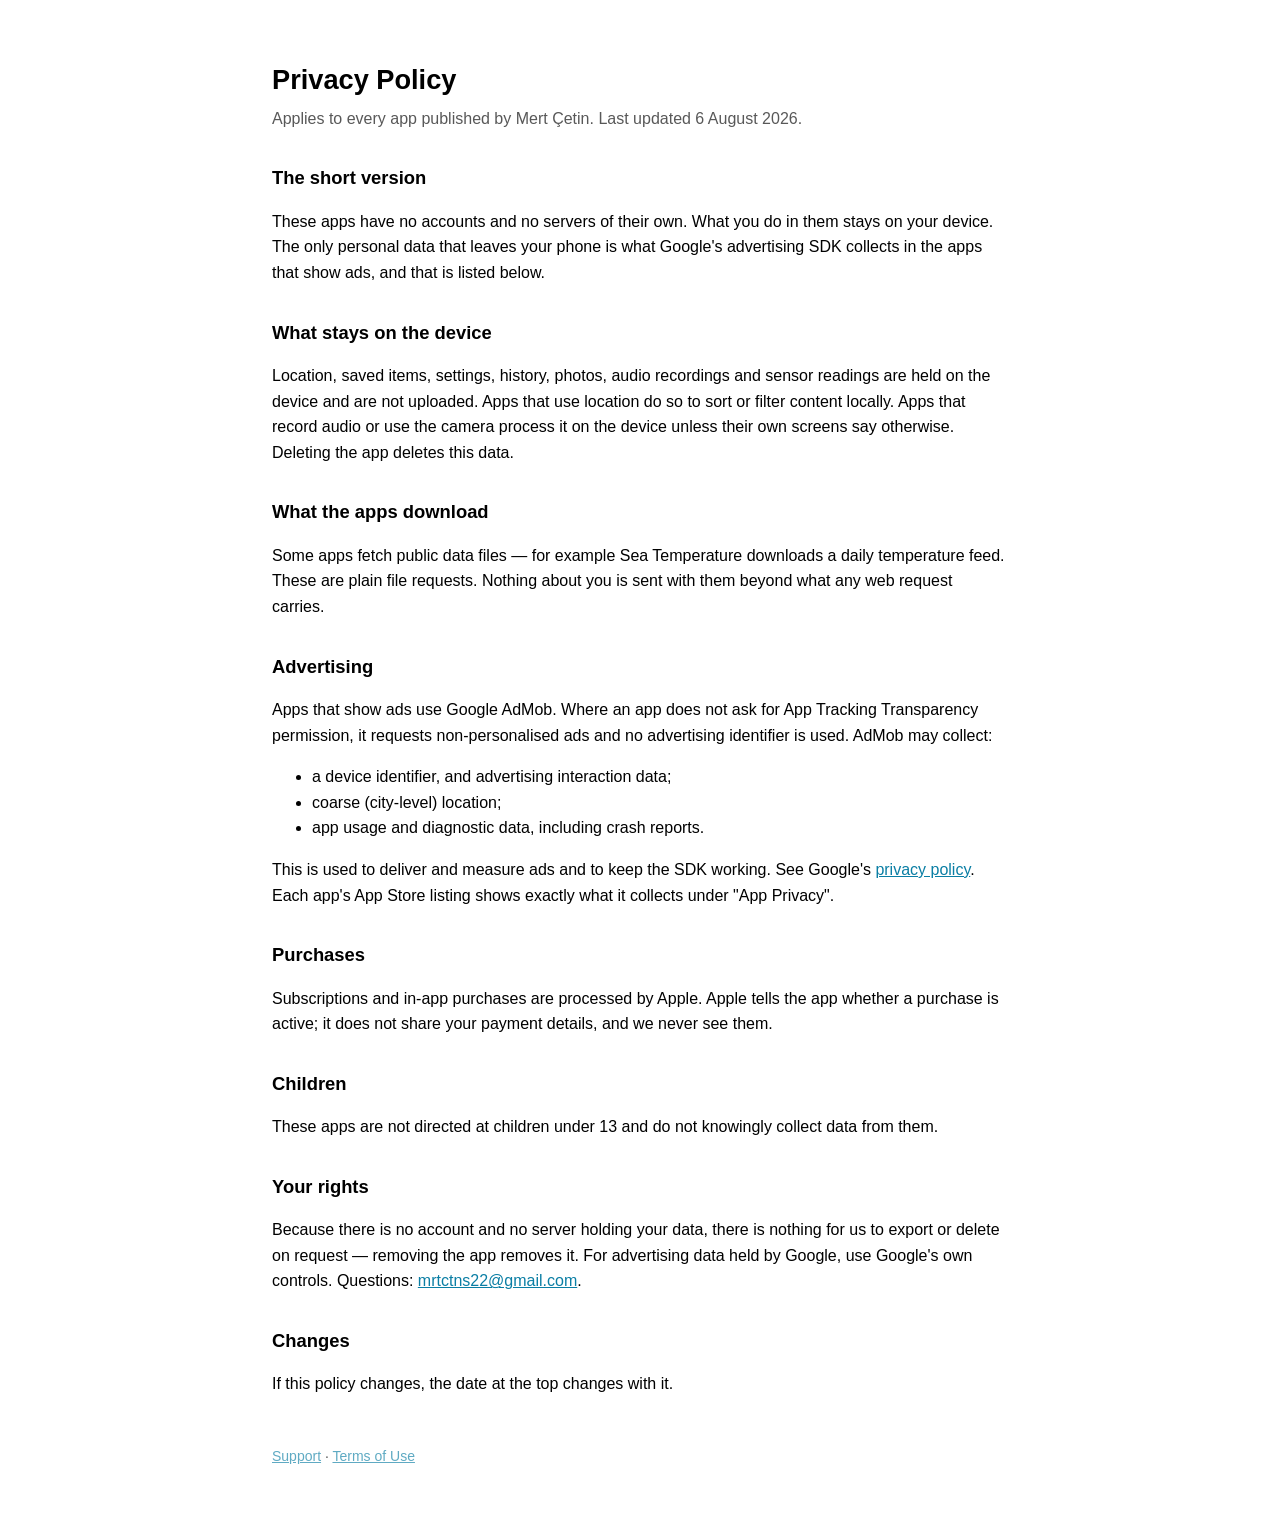
<file: annexa/privacy.html>
<!doctype html>
<meta charset="utf-8">
<meta name="viewport" content="width=device-width, initial-scale=1">
<meta name="robots" content="index,follow">
<style>
  :root { color-scheme: light dark; }
  body { max-width: 46rem; margin: 0 auto; padding: 2.5rem 1.25rem 4rem;
         font: 16px/1.6 -apple-system, BlinkMacSystemFont, "Segoe UI", Roboto, sans-serif; }
  h1 { font-size: 1.7rem; margin-bottom: .25rem; }
  h2 { font-size: 1.15rem; margin-top: 2rem; }
  .sub { opacity: .65; margin-top: 0; }
  a { color: #0a7ea4; }
  table { border-collapse: collapse; width: 100%; margin: 1rem 0; }
  th, td { text-align: left; padding: .45rem .6rem; border-bottom: 1px solid rgba(128,128,128,.3); }
  footer { margin-top: 3rem; font-size: .875rem; opacity: .65; }
</style>
<title>Privacy Policy — Mert Çetin apps</title>
<h1>Privacy Policy</h1>
<p class="sub">Applies to every app published by Mert Çetin. Last updated 6 August 2026.</p>

<h2>The short version</h2>
<p>These apps have no accounts and no servers of their own. What you do in them
stays on your device. The only personal data that leaves your phone is what
Google's advertising SDK collects in the apps that show ads, and that is listed
below.</p>

<h2>What stays on the device</h2>
<p>Location, saved items, settings, history, photos, audio recordings and
sensor readings are held on the device and are not uploaded. Apps that use
location do so to sort or filter content locally. Apps that record audio or use
the camera process it on the device unless their own screens say otherwise.
Deleting the app deletes this data.</p>

<h2>What the apps download</h2>
<p>Some apps fetch public data files — for example Sea Temperature downloads a
daily temperature feed. These are plain file requests. Nothing about you is
sent with them beyond what any web request carries.</p>

<h2>Advertising</h2>
<p>Apps that show ads use Google AdMob. Where an app does not ask for App
Tracking Transparency permission, it requests non-personalised ads and no
advertising identifier is used. AdMob may collect:</p>
<ul>
  <li>a device identifier, and advertising interaction data;</li>
  <li>coarse (city-level) location;</li>
  <li>app usage and diagnostic data, including crash reports.</li>
</ul>
<p>This is used to deliver and measure ads and to keep the SDK working. See
Google's <a href="https://policies.google.com/technologies/partner-sites">privacy
policy</a>. Each app's App Store listing shows exactly what it collects under
"App Privacy".</p>

<h2>Purchases</h2>
<p>Subscriptions and in-app purchases are processed by Apple. Apple tells the
app whether a purchase is active; it does not share your payment details, and
we never see them.</p>

<h2>Children</h2>
<p>These apps are not directed at children under 13 and do not knowingly
collect data from them.</p>

<h2>Your rights</h2>
<p>Because there is no account and no server holding your data, there is
nothing for us to export or delete on request — removing the app removes it.
For advertising data held by Google, use Google's own controls. Questions:
<a href="mailto:mrtctns22@gmail.com">mrtctns22@gmail.com</a>.</p>

<h2>Changes</h2>
<p>If this policy changes, the date at the top changes with it.</p>

<footer>
  <a href="/support/">Support</a> · <a href="/terms/">Terms of Use</a>
</footer>
</file>
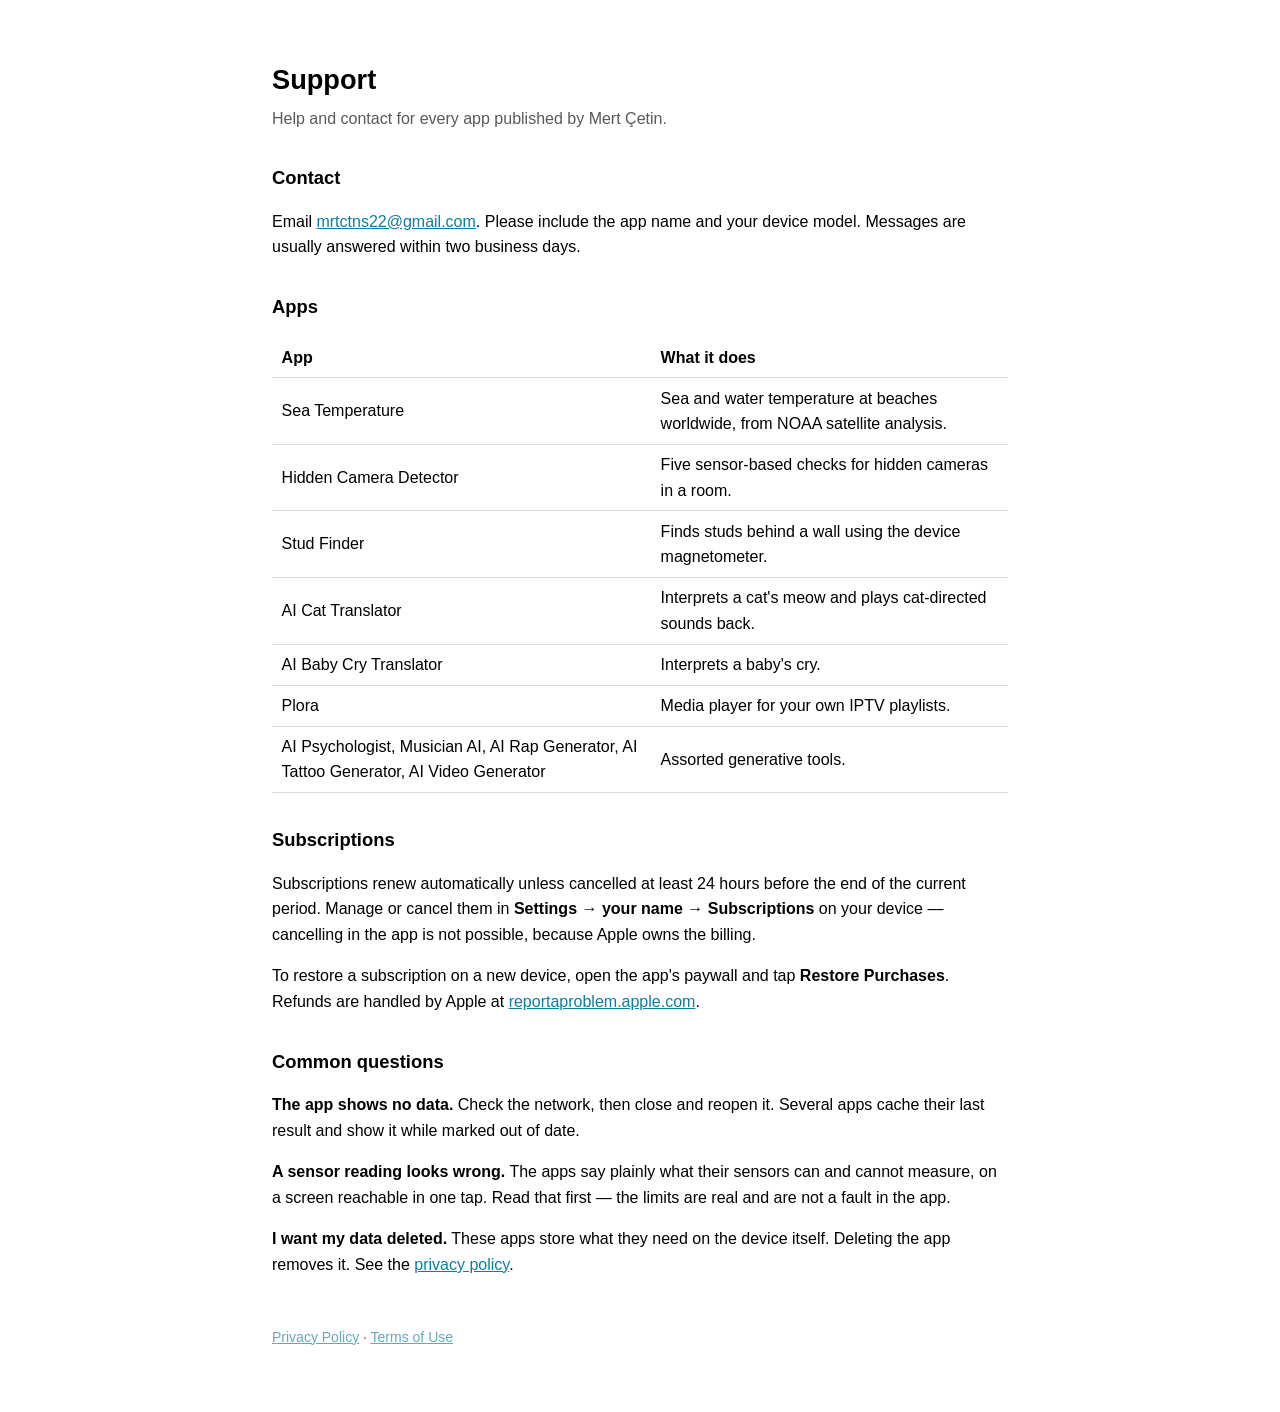
<file: annexa/support.html>
<!doctype html>
<meta charset="utf-8">
<meta name="viewport" content="width=device-width, initial-scale=1">
<meta name="robots" content="index,follow">
<style>
  :root { color-scheme: light dark; }
  body { max-width: 46rem; margin: 0 auto; padding: 2.5rem 1.25rem 4rem;
         font: 16px/1.6 -apple-system, BlinkMacSystemFont, "Segoe UI", Roboto, sans-serif; }
  h1 { font-size: 1.7rem; margin-bottom: .25rem; }
  h2 { font-size: 1.15rem; margin-top: 2rem; }
  .sub { opacity: .65; margin-top: 0; }
  a { color: #0a7ea4; }
  table { border-collapse: collapse; width: 100%; margin: 1rem 0; }
  th, td { text-align: left; padding: .45rem .6rem; border-bottom: 1px solid rgba(128,128,128,.3); }
  footer { margin-top: 3rem; font-size: .875rem; opacity: .65; }
</style>
<title>Support — Mert Çetin apps</title>
<h1>Support</h1>
<p class="sub">Help and contact for every app published by Mert Çetin.</p>

<h2>Contact</h2>
<p>Email <a href="mailto:mrtctns22@gmail.com">mrtctns22@gmail.com</a>.
Please include the app name and your device model. Messages are usually
answered within two business days.</p>

<h2>Apps</h2>
<table>
  <tr><th>App</th><th>What it does</th></tr>
  <tr><td>Sea Temperature</td><td>Sea and water temperature at beaches worldwide, from NOAA satellite analysis.</td></tr>
  <tr><td>Hidden Camera Detector</td><td>Five sensor-based checks for hidden cameras in a room.</td></tr>
  <tr><td>Stud Finder</td><td>Finds studs behind a wall using the device magnetometer.</td></tr>
  <tr><td>AI Cat Translator</td><td>Interprets a cat's meow and plays cat-directed sounds back.</td></tr>
  <tr><td>AI Baby Cry Translator</td><td>Interprets a baby's cry.</td></tr>
  <tr><td>Plora</td><td>Media player for your own IPTV playlists.</td></tr>
  <tr><td>AI Psychologist, Musician AI, AI Rap Generator, AI Tattoo Generator, AI Video Generator</td>
      <td>Assorted generative tools.</td></tr>
</table>

<h2>Subscriptions</h2>
<p>Subscriptions renew automatically unless cancelled at least 24 hours before
the end of the current period. Manage or cancel them in
<b>Settings → your name → Subscriptions</b> on your device — cancelling in the
app is not possible, because Apple owns the billing.</p>
<p>To restore a subscription on a new device, open the app's paywall and tap
<b>Restore Purchases</b>. Refunds are handled by Apple at
<a href="https://reportaproblem.apple.com">reportaproblem.apple.com</a>.</p>

<h2>Common questions</h2>
<p><b>The app shows no data.</b> Check the network, then close and reopen it.
Several apps cache their last result and show it while marked out of date.</p>
<p><b>A sensor reading looks wrong.</b> The apps say plainly what their sensors
can and cannot measure, on a screen reachable in one tap. Read that first — the
limits are real and are not a fault in the app.</p>
<p><b>I want my data deleted.</b> These apps store what they need on the device
itself. Deleting the app removes it. See the
<a href="/privacy/">privacy policy</a>.</p>

<footer>
  <a href="/privacy/">Privacy Policy</a> · <a href="/terms/">Terms of Use</a>
</footer>
</file>
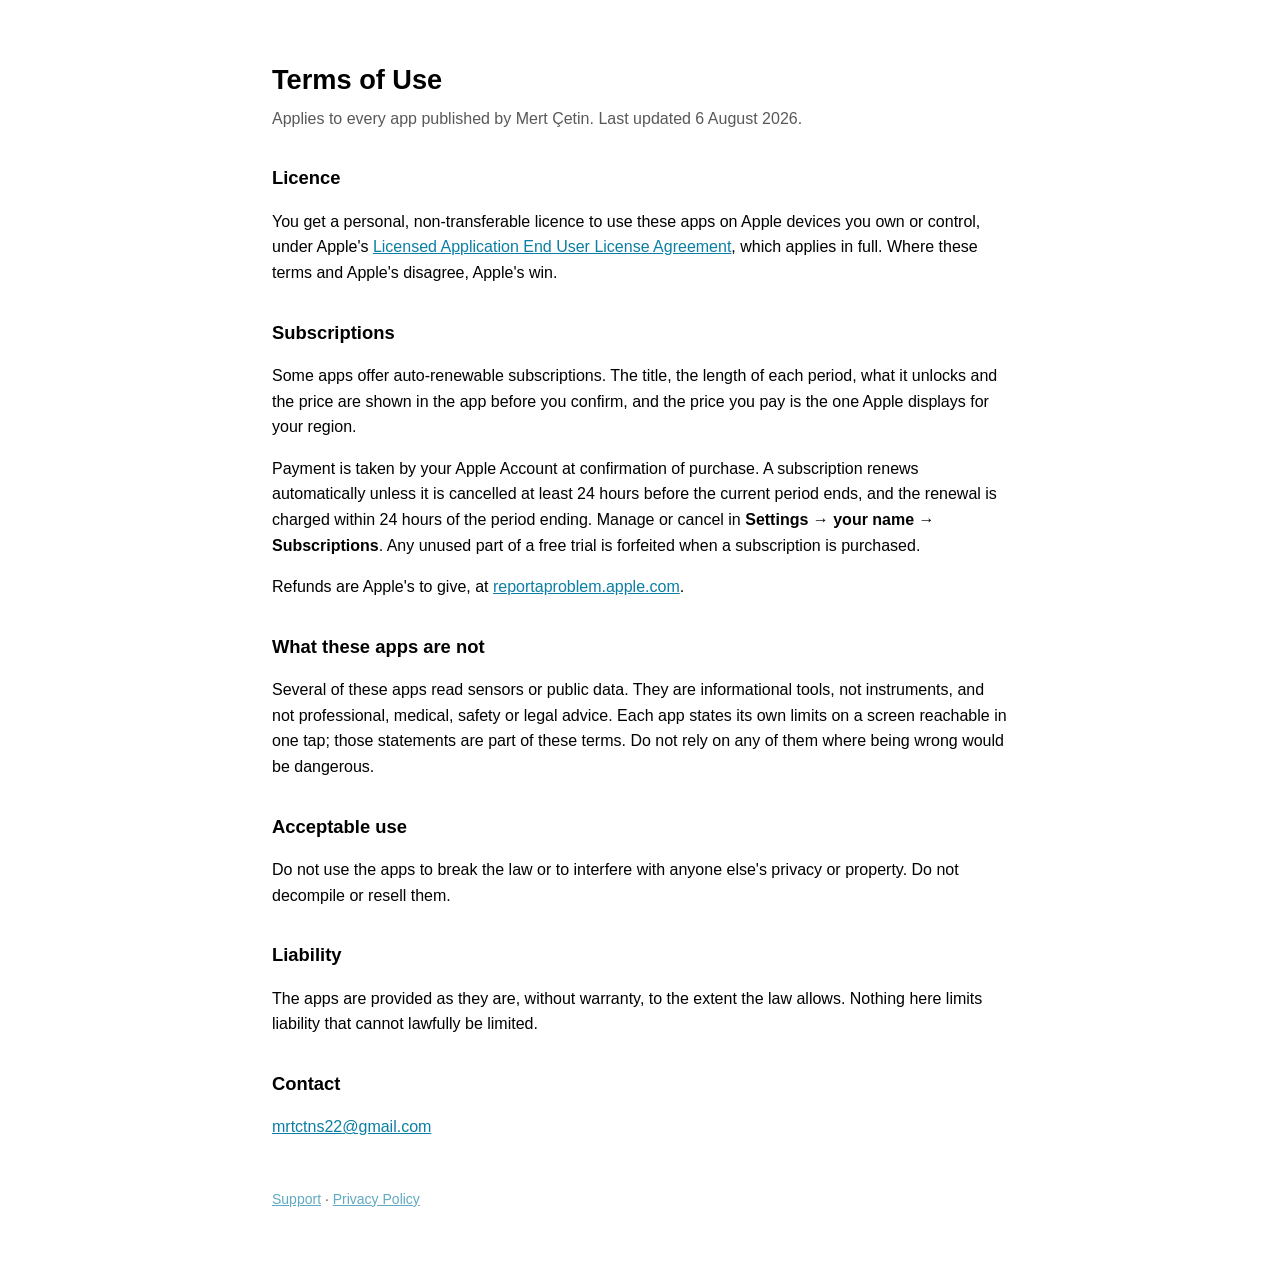
<file: annexa/terms.html>
<!doctype html>
<meta charset="utf-8">
<meta name="viewport" content="width=device-width, initial-scale=1">
<meta name="robots" content="index,follow">
<style>
  :root { color-scheme: light dark; }
  body { max-width: 46rem; margin: 0 auto; padding: 2.5rem 1.25rem 4rem;
         font: 16px/1.6 -apple-system, BlinkMacSystemFont, "Segoe UI", Roboto, sans-serif; }
  h1 { font-size: 1.7rem; margin-bottom: .25rem; }
  h2 { font-size: 1.15rem; margin-top: 2rem; }
  .sub { opacity: .65; margin-top: 0; }
  a { color: #0a7ea4; }
  table { border-collapse: collapse; width: 100%; margin: 1rem 0; }
  th, td { text-align: left; padding: .45rem .6rem; border-bottom: 1px solid rgba(128,128,128,.3); }
  footer { margin-top: 3rem; font-size: .875rem; opacity: .65; }
</style>
<title>Terms of Use — Mert Çetin apps</title>
<h1>Terms of Use</h1>
<p class="sub">Applies to every app published by Mert Çetin. Last updated 6 August 2026.</p>

<h2>Licence</h2>
<p>You get a personal, non-transferable licence to use these apps on Apple
devices you own or control, under Apple's
<a href="https://www.apple.com/legal/internet-services/itunes/dev/stdeula/">Licensed
Application End User License Agreement</a>, which applies in full. Where these
terms and Apple's disagree, Apple's win.</p>

<h2>Subscriptions</h2>
<p>Some apps offer auto-renewable subscriptions. The title, the length of each
period, what it unlocks and the price are shown in the app before you confirm,
and the price you pay is the one Apple displays for your region.</p>
<p>Payment is taken by your Apple Account at confirmation of purchase. A
subscription renews automatically unless it is cancelled at least 24 hours
before the current period ends, and the renewal is charged within 24 hours of
the period ending. Manage or cancel in
<b>Settings → your name → Subscriptions</b>. Any unused part of a free trial is
forfeited when a subscription is purchased.</p>
<p>Refunds are Apple's to give, at
<a href="https://reportaproblem.apple.com">reportaproblem.apple.com</a>.</p>

<h2>What these apps are not</h2>
<p>Several of these apps read sensors or public data. They are informational
tools, not instruments, and not professional, medical, safety or legal advice.
Each app states its own limits on a screen reachable in one tap; those
statements are part of these terms. Do not rely on any of them where being
wrong would be dangerous.</p>

<h2>Acceptable use</h2>
<p>Do not use the apps to break the law or to interfere with anyone else's
privacy or property. Do not decompile or resell them.</p>

<h2>Liability</h2>
<p>The apps are provided as they are, without warranty, to the extent the law
allows. Nothing here limits liability that cannot lawfully be limited.</p>

<h2>Contact</h2>
<p><a href="mailto:mrtctns22@gmail.com">mrtctns22@gmail.com</a></p>

<footer>
  <a href="/support/">Support</a> · <a href="/privacy/">Privacy Policy</a>
</footer>
</file>
<file: assets/styles.css>
/* Mert Çetin — mrtctns.github.io */

:root {
  --bg:        #07070b;
  --bg-soft:   #0c0c13;
  --ink:       #f2f2f7;
  --ink-dim:   #a6a6b8;
  --ink-faint: #6f6f85;
  --line:      rgba(255,255,255,.09);
  --line-soft: rgba(255,255,255,.055);
  --card:      rgba(255,255,255,.028);
  --violet:    #8b5cf6;
  --cyan:      #22d3ee;
  --pink:      #f472b6;
  --grad:      linear-gradient(115deg, var(--violet), var(--cyan));
  --shell:     min(1140px, 100% - 2.5rem);
  --measure:   820px;
  --ease:      cubic-bezier(.22,1,.36,1);
}

*, *::before, *::after { box-sizing: border-box; }

html {
  scroll-behavior: smooth;
  scroll-padding-top: 6rem;
  -webkit-text-size-adjust: 100%;
  overflow-x: clip;
}

body {
  margin: 0;
  background: var(--bg);
  color: var(--ink);
  font: 400 16px/1.65 Inter, -apple-system, BlinkMacSystemFont, "Segoe UI", Roboto, sans-serif;
  font-feature-settings: "cv11", "ss01";
  -webkit-font-smoothing: antialiased;
  overflow-x: hidden;
}

h1, h2, h3 {
  font-family: "Space Grotesk", Inter, sans-serif;
  font-weight: 600;
  letter-spacing: -.02em;
  line-height: 1.12;
  margin: 0;
}

p { margin: 0; }
a { color: inherit; text-decoration: none; }
img { display: block; max-width: 100%; height: auto; }
ul, ol { margin: 0; padding: 0; list-style: none; }

::selection { background: rgba(139,92,246,.4); color: #fff; }

:focus-visible {
  outline: 2px solid var(--cyan);
  outline-offset: 3px;
  border-radius: 6px;
}

.skip {
  position: fixed; top: .75rem; left: .75rem; z-index: 100;
  padding: .6rem 1rem; border-radius: 10px;
  background: var(--violet); color: #fff; font-size: .875rem;
  transform: translateY(-160%);
  transition: transform .2s var(--ease);
}
.skip:focus { transform: none; }

/* ── language switching ─────────────────────────────────────── */

html[data-lang="tr"] [lang="en"],
html[data-lang="en"] [lang="tr"] { display: none; }

/* ── cinematic background ───────────────────────────────────── */

.aurora {
  position: fixed; inset: 0; z-index: 0;
  pointer-events: none; overflow: hidden;
}

.blob {
  position: absolute;
  width: 62vw; height: 62vw;
  min-width: 420px; min-height: 420px;
  border-radius: 50%;
  filter: blur(120px);
  opacity: .5;
  will-change: transform;
}
.b1 { background: radial-gradient(circle, #7c3aed 0%, transparent 68%); top: -22vw; left: -14vw;
      animation: drift1 26s var(--ease) infinite alternate; }
.b2 { background: radial-gradient(circle, #0891b2 0%, transparent 68%); top: 24vh; right: -22vw;
      animation: drift2 32s var(--ease) infinite alternate; }
.b3 { background: radial-gradient(circle, #db2777 0%, transparent 70%); bottom: -28vw; left: 22vw;
      opacity: .32; animation: drift3 38s var(--ease) infinite alternate; }

@keyframes drift1 { to { transform: translate3d(14vw, 10vh, 0) scale(1.15); } }
@keyframes drift2 { to { transform: translate3d(-12vw, -14vh, 0) scale(1.2); } }
@keyframes drift3 { to { transform: translate3d(10vw, -8vh, 0) scale(.85); } }

.grid {
  position: absolute; inset: 0;
  background-image:
    linear-gradient(var(--line-soft) 1px, transparent 1px),
    linear-gradient(90deg, var(--line-soft) 1px, transparent 1px);
  background-size: 76px 76px;
  mask-image: radial-gradient(ellipse 80% 55% at 50% 0%, #000 25%, transparent 75%);
  -webkit-mask-image: radial-gradient(ellipse 80% 55% at 50% 0%, #000 25%, transparent 75%);
}

.grain {
  position: absolute; inset: -50%;
  opacity: .035;
  background-image: url("data:image/svg+xml,%3Csvg xmlns='http://www.w3.org/2000/svg' width='200' height='200'%3E%3Cfilter id='n'%3E%3CfeTurbulence type='fractalNoise' baseFrequency='.85' numOctaves='3'/%3E%3C/filter%3E%3Crect width='200' height='200' filter='url(%23n)'/%3E%3C/svg%3E");
}

body::after {
  content: ""; position: fixed; inset: 0; z-index: 1; pointer-events: none;
  background: linear-gradient(180deg, transparent 55%, rgba(7,7,11,.85) 100%);
}

.nav, main, .foot { position: relative; z-index: 2; }

/* ── nav ────────────────────────────────────────────────────── */

.nav {
  position: sticky; top: 0; z-index: 50;
  border-bottom: 1px solid transparent;
  transition: background .3s var(--ease), border-color .3s var(--ease);
}
.nav-in {
  display: flex; align-items: center; gap: 1.5rem;
  width: var(--shell); margin: 0 auto;
  padding: 1.1rem 0;
  transition: padding .3s var(--ease);
}
body.scrolled .nav {
  background: rgba(7,7,11,.72);
  backdrop-filter: saturate(180%) blur(18px);
  -webkit-backdrop-filter: saturate(180%) blur(18px);
  border-bottom-color: var(--line);
}
body.scrolled .nav-in { padding: .7rem 0; }

.brand {
  display: flex; align-items: center; gap: .6rem;
  font-size: .95rem; letter-spacing: -.01em;
  margin-right: auto;
}
.brand b { font-weight: 500; }
.mono {
  display: grid; place-items: center;
  width: 30px; height: 30px; border-radius: 9px;
  background: var(--grad);
  font: 600 12px/1 "Space Grotesk", sans-serif;
  letter-spacing: 0; color: #fff;
  box-shadow: 0 4px 18px rgba(139,92,246,.4);
}

.links { display: flex; gap: 1.75rem; font-size: .9rem; color: var(--ink-dim); }
.links a { position: relative; transition: color .2s; }
.links a::after {
  content: ""; position: absolute; left: 0; right: 100%; bottom: -5px; height: 1px;
  background: var(--grad); transition: right .3s var(--ease);
}
.links a:hover { color: var(--ink); }
.links a:hover::after { right: 0; }

.lang {
  display: flex; padding: 3px; gap: 2px;
  border: 1px solid var(--line); border-radius: 999px;
  background: var(--card); cursor: pointer;
  font: 500 .74rem/1 Inter, sans-serif; letter-spacing: .06em; color: var(--ink-faint);
}
.lang span {
  padding: .42rem .62rem; border-radius: 999px;
  transition: color .2s, background .2s;
}
html[data-lang="tr"] .lang [data-for="tr"],
html[data-lang="en"] .lang [data-for="en"] { background: rgba(255,255,255,.1); color: var(--ink); }

/* ── layout ─────────────────────────────────────────────────── */

/* Every section shares one left gutter; "narrow" only caps the text column,
   so the left edge stays aligned from section to section. */
.wrap { width: var(--shell); margin: 0 auto; }
.wrap.narrow > * { max-width: var(--measure); }
.wrap.center { text-align: center; }
.wrap.center > * { margin-inline: auto; }

.section { padding: clamp(5rem, 12vh, 8.5rem) 0; }
.section.alt { background: linear-gradient(180deg, transparent, rgba(255,255,255,.018), transparent); }

.wrap .head { max-width: 46ch; margin-bottom: 3.25rem; }
.head h2 { font-size: clamp(1.9rem, 4.2vw, 2.75rem); margin-bottom: .85rem; }
.head h2:only-child { margin-bottom: 0; }
.head p { color: var(--ink-dim); font-size: 1.02rem; }

/* ── hero ───────────────────────────────────────────────────── */

.hero {
  position: relative;
  min-height: 100svh;
  display: flex; flex-direction: column; justify-content: center;
  padding: 7rem 0 5rem;
}

.eyebrow {
  display: inline-flex; align-items: center; gap: .6rem;
  padding: .45rem 1rem .45rem .7rem;
  border: 1px solid var(--line); border-radius: 999px;
  background: var(--card);
  font-size: .82rem; color: var(--ink-dim);
  margin-bottom: 1.9rem;
}
.dot {
  width: 7px; height: 7px; border-radius: 50%;
  background: var(--grad);
  box-shadow: 0 0 10px rgba(139,92,246,.8);
}

.hero h1 {
  font-size: clamp(3.2rem, 12vw, 8rem);
  font-weight: 700; letter-spacing: -.045em;
  background: linear-gradient(100deg, #fff 12%, #cbb8ff 38%, #7dd3fc 62%, #fff 88%);
  background-size: 220% 100%;
  -webkit-background-clip: text; background-clip: text;
  color: transparent;
  animation: sweep 9s linear infinite;
  margin-bottom: .35rem;
}
@keyframes sweep { to { background-position: -220% 0; } }

.role {
  font-family: "Space Grotesk", sans-serif;
  font-size: clamp(1.05rem, 2.4vw, 1.4rem);
  color: var(--ink-dim); font-weight: 500;
  margin-bottom: 1.75rem;
}

.lede { max-width: 54ch; font-size: clamp(1rem, 1.6vw, 1.14rem); color: var(--ink-dim); }
.lede b { color: var(--ink); font-weight: 600; }

.cta { display: flex; flex-wrap: wrap; gap: .85rem; margin-top: 2.4rem; }

.btn {
  display: inline-flex; align-items: center; justify-content: center;
  padding: .82rem 1.6rem;
  border: 1px solid var(--line); border-radius: 999px;
  background: var(--card);
  font-size: .94rem; font-weight: 500;
  transition: transform .25s var(--ease), border-color .25s, background .25s;
}
.btn:hover { transform: translateY(-2px); border-color: rgba(255,255,255,.24); background: rgba(255,255,255,.06); }
.btn.primary {
  border-color: transparent; color: #fff;
  background: var(--grad);
  box-shadow: 0 8px 30px -8px rgba(139,92,246,.65);
}
.btn.primary:hover { box-shadow: 0 14px 40px -10px rgba(139,92,246,.8); }
.btn.big { margin-top: 2rem; padding: 1rem 2.2rem; font-size: 1.02rem; }

.stats {
  display: flex; flex-wrap: wrap; gap: 2.75rem;
  margin-top: 4rem; padding-top: 2.25rem;
  border-top: 1px solid var(--line-soft);
}
.stats li { display: flex; flex-direction: column; gap: .2rem; }
.stats b {
  font-family: "Space Grotesk", sans-serif;
  font-size: 2.1rem; font-weight: 700; letter-spacing: -.03em;
  background: var(--grad);
  -webkit-background-clip: text; background-clip: text; color: transparent;
}
.stats span { font-size: .84rem; color: var(--ink-faint); }

.scroll {
  position: absolute; left: 50%; bottom: 2.2rem;
  translate: -50% 0;
  width: 22px; height: 36px;
  border: 1px solid var(--line); border-radius: 999px;
}
.scroll span {
  position: absolute; left: 50%; top: 8px;
  width: 3px; height: 7px; border-radius: 2px;
  background: var(--ink-faint);
  animation: wheel 1.9s var(--ease) infinite;
}
@keyframes wheel {
  0%   { opacity: 0; transform: translate(-50%, -4px); }
  40%  { opacity: 1; }
  100% { opacity: 0; transform: translate(-50%, 12px); }
}

/* ── apps ───────────────────────────────────────────────────── */

.apps {
  display: grid;
  grid-template-columns: repeat(auto-fill, minmax(340px, 1fr));
  gap: 1rem;
}

/* icon + name + tags only — no description */
.apps.compact { grid-template-columns: repeat(auto-fill, minmax(300px, 1fr)); }
.apps.compact .app { align-items: center; padding: 1.15rem 1.25rem; }
.apps.compact .meta { display: block; }
.apps.compact h3 { margin-bottom: .5rem; }
.apps.compact .tags { margin-top: 0; padding-top: 0; }
.apps.compact .go { top: 50%; margin-top: -.6rem; }

.app {
  position: relative; isolation: isolate;
  display: flex; gap: 1.15rem; align-items: flex-start;
  padding: 1.35rem;
  border: 1px solid var(--line); border-radius: 20px;
  background: var(--card);
  overflow: hidden;
  transition: transform .4s var(--ease), border-color .4s, background .4s;
}
.app::before {
  content: ""; position: absolute; inset: 0; z-index: -1;
  border-radius: inherit; padding: 1px;
  background: var(--grad);
  -webkit-mask: linear-gradient(#000 0 0) content-box, linear-gradient(#000 0 0);
  mask: linear-gradient(#000 0 0) content-box, linear-gradient(#000 0 0);
  -webkit-mask-composite: xor; mask-composite: exclude;
  opacity: 0; transition: opacity .4s var(--ease);
}
.app::after {
  content: ""; position: absolute; inset: 0; z-index: -1;
  background: radial-gradient(340px circle at var(--mx, 50%) var(--my, 0%), rgba(139,92,246,.16), transparent 70%);
  opacity: 0; transition: opacity .4s var(--ease);
}
.app:hover { transform: translateY(-4px); background: rgba(255,255,255,.05); border-color: transparent; }
.app:hover::before, .app:hover::after { opacity: 1; }

.app img {
  width: 62px; height: 62px; flex: none;
  border-radius: 15px;
  border: 1px solid var(--line);
  transition: transform .4s var(--ease);
}
.app:hover img { transform: scale(1.06) rotate(-2deg); }

.app .meta { min-width: 0; display: flex; flex-direction: column; flex: 1; }
.app h3 { font-size: 1.03rem; margin-bottom: .4rem; }
.app p { font-size: .885rem; line-height: 1.6; color: var(--ink-dim); }

/* pinned to the card floor so tags line up across a row */
.tags { display: flex; flex-wrap: wrap; gap: .4rem; margin-top: auto; padding-top: .85rem; }
.chips { display: flex; flex-wrap: wrap; gap: .4rem; margin-top: .9rem; }
.tags i, .chips i {
  font-style: normal; font-size: .72rem; letter-spacing: .02em;
  padding: .25rem .6rem; border-radius: 999px;
  border: 1px solid var(--line-soft);
  background: rgba(255,255,255,.03);
  color: var(--ink-faint);
}

.go {
  position: absolute; top: 1.15rem; right: 1.25rem;
  font-size: .9rem; color: var(--ink-faint);
  opacity: 0; translate: -4px 4px;
  transition: opacity .3s var(--ease), translate .3s var(--ease), color .3s;
}
.app:hover .go, .post:hover .go { opacity: 1; translate: 0 0; color: var(--cyan); }

/* ── timeline ───────────────────────────────────────────────── */

.timeline { position: relative; padding-left: 1.9rem; }
.timeline::before {
  content: ""; position: absolute; left: 4px; top: .5rem; bottom: .5rem; width: 1px;
  background: linear-gradient(180deg, var(--violet), var(--cyan), transparent);
  opacity: .45;
}
.timeline li { position: relative; padding-bottom: 2.75rem; }
.timeline li:last-child { padding-bottom: 0; }
.timeline li::before {
  content: ""; position: absolute; left: -1.9rem; top: .45rem;
  width: 9px; height: 9px; border-radius: 50%;
  background: var(--bg); border: 1.5px solid var(--violet);
}
.timeline li:first-child::before { background: var(--grad); border-color: transparent; box-shadow: 0 0 14px rgba(139,92,246,.85); }

.when {
  display: block; font-size: .76rem; letter-spacing: .08em; text-transform: uppercase;
  color: var(--ink-faint); margin-bottom: .4rem;
}
.timeline h3 { font-size: 1.08rem; margin-bottom: .5rem; font-weight: 500; }
.timeline em { font-style: normal; color: var(--ink-dim); }
.timeline p { font-size: .93rem; color: var(--ink-dim); max-width: 60ch; }
.timeline .edu h3 { margin-bottom: 0; }
.timeline h3 + .chips { margin-top: .55rem; }

.stack { margin-top: 3.5rem; padding-top: 2.5rem; border-top: 1px solid var(--line-soft); }
.stack h3 { font-size: .78rem; letter-spacing: .1em; text-transform: uppercase; color: var(--ink-faint); margin-bottom: 1.1rem; font-weight: 500; }
.stack ul { display: flex; flex-wrap: wrap; gap: .5rem; }
.stack li {
  padding: .45rem .9rem; border-radius: 10px;
  border: 1px solid var(--line-soft); background: rgba(255,255,255,.028);
  font-size: .84rem; color: var(--ink-dim);
  transition: color .25s, border-color .25s, transform .25s var(--ease);
}
.stack li:hover { color: var(--ink); border-color: rgba(139,92,246,.5); transform: translateY(-2px); }

/* ── writing ────────────────────────────────────────────────── */

.posts { display: grid; gap: .75rem; }
.post {
  position: relative;
  padding: 1.4rem 3rem 1.4rem 1.4rem;
  border: 1px solid var(--line); border-radius: 16px;
  background: var(--card);
  transition: transform .3s var(--ease), border-color .3s, background .3s;
}
.post:hover { transform: translateX(4px); border-color: rgba(255,255,255,.2); background: rgba(255,255,255,.05); }
.post h3 { font-size: 1rem; font-weight: 500; line-height: 1.45; }
.post .when { margin-bottom: .35rem; }
.post .go { top: 50%; margin-top: -.6rem; }

.more {
  display: inline-block; margin-top: 1.75rem;
  font-size: .92rem; color: var(--ink-dim);
  transition: color .2s;
}
.more:hover { color: var(--cyan); }

/* ── contact ────────────────────────────────────────────────── */

#contact .lede { margin: 1.1rem auto 0; }
.big { font-size: clamp(2.4rem, 7vw, 4.25rem); letter-spacing: -.035em; }

.social {
  display: flex; flex-wrap: wrap; justify-content: center; gap: 2rem;
  margin-top: 4rem; padding-top: 2.25rem;
  border-top: 1px solid var(--line-soft);
  font-size: .9rem; color: var(--ink-faint);
}
.social a { transition: color .2s; }
.social a:hover { color: var(--ink); }

/* ── footer ─────────────────────────────────────────────────── */

.foot { border-top: 1px solid var(--line-soft); padding: 2rem 0 2.5rem; }
.foot .wrap {
  display: flex; flex-wrap: wrap; gap: 1rem;
  align-items: center; justify-content: space-between;
  font-size: .82rem; color: var(--ink-faint);
}
.foot nav { display: flex; gap: 1.5rem; }
.foot a { transition: color .2s; }
.foot a:hover { color: var(--ink-dim); }

/* ── reveal on scroll ───────────────────────────────────────── */

.reveal { opacity: 0; transform: translateY(22px); }
.reveal.in {
  opacity: 1; transform: none;
  transition: opacity .7s var(--ease), transform .7s var(--ease);
  transition-delay: var(--d, 0ms);
}
html.no-js .reveal { opacity: 1; transform: none; }

/* ── responsive ─────────────────────────────────────────────── */

@media (max-width: 860px) {
  :root { --shell: min(1140px, 100% - 2rem); }
  .links { display: none; }
  .apps { grid-template-columns: 1fr; }
  .stats { gap: 1.75rem 2.25rem; margin-top: 3rem; }
  .stats b { font-size: 1.75rem; }
  .scroll { display: none; }
  .hero { min-height: auto; padding: 6rem 0 4.5rem; }
}

@media (max-width: 480px) {
  .app { flex-direction: column; gap: .95rem; }
  .foot .wrap { justify-content: flex-start; }
}

@media (prefers-reduced-motion: reduce) {
  html { scroll-behavior: auto; }
  *, *::before, *::after {
    animation-duration: .001ms !important;
    animation-iteration-count: 1 !important;
    transition-duration: .001ms !important;
  }
  .reveal { opacity: 1; transform: none; }
}
</file>
